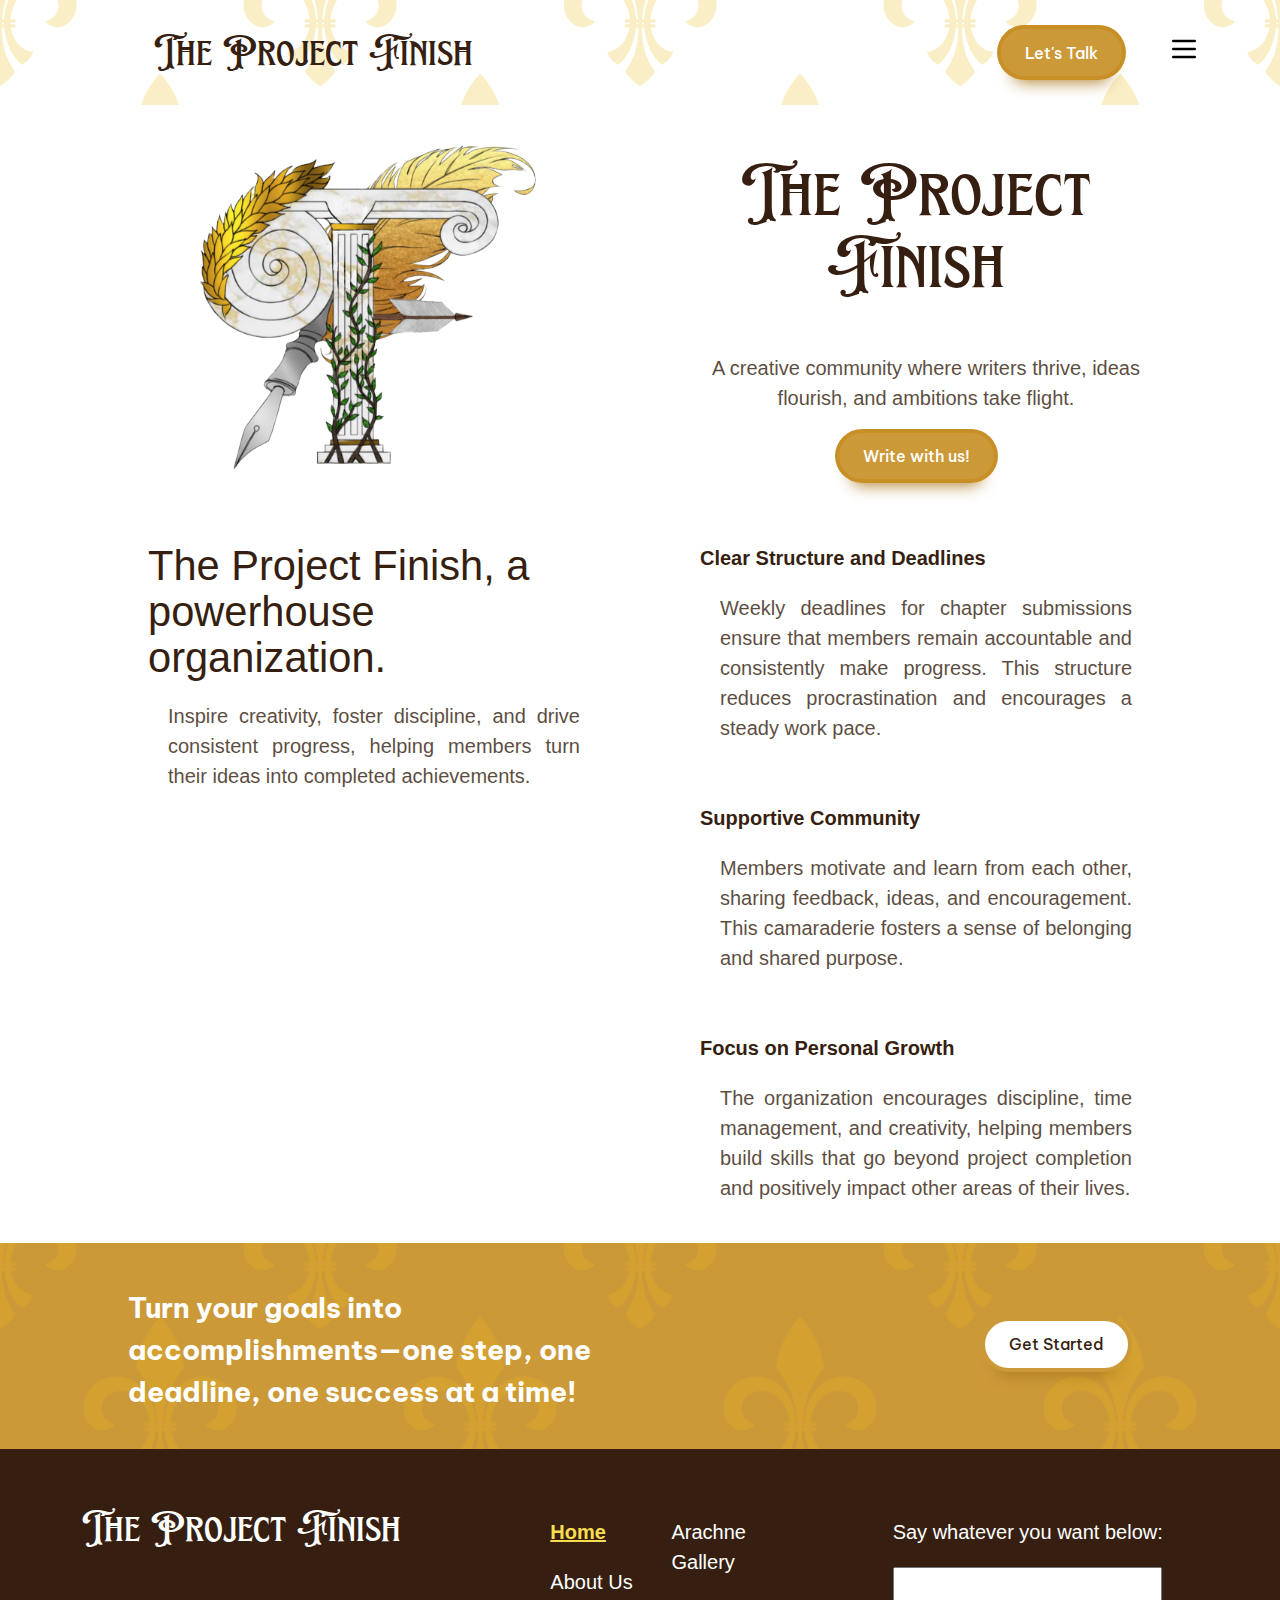
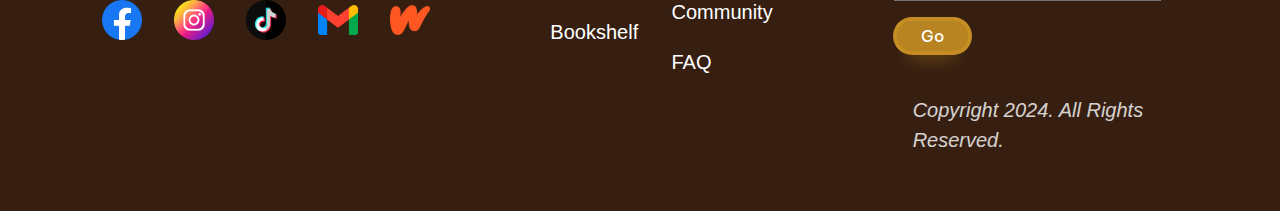
<file: index.html>
<!DOCTYPE html>
<html lang="en">

<head>
    <meta charset="UTF-8">
    <meta name="author" content="Rachel Joy P. Pacot">
    <meta name="description" content="The project Finish is a non-profit organization made up of people who share a professed love for the art of writing."> 
    <meta name="keywords" content="writing, writer, creativity, non-profit, arts">
    <meta name="viewport" content="width=device-width, initial-scale=1.0">
    <title>The Project Finish</title>
    <link rel="icon" type="image/x-icon" href="media/pf.ico">
    <link rel="stylesheet" href="css/styles.css">    
    <script src="main.js" defer></script>
</head>

<body>
  <header class="primary-header faqbody">
    <div class="container">
      <div class="nav-wrapper">
        <a href="#" class="PF-Header">The Project Finish</a>
        <button class="mobile-nav-toggle" aria-controls="primary-navigation" aria-expanded="false">
          <span><img ali="Menu" src="media/icon-hamburger.svg"></span>
        </button>  
        <nav class="primary-navigation" id="primary-navigation">
          <ul aria-label="Primary" role="list" class="navigation-list" id="navigation-list">
            <li> <a href="#" class="active">Home</a> </li>
            <li><a href="about_us.html">About Us</a></li>
            <li><a href="bookshelf.html">Bookshelf</a></li>
            <li><a href="arachne_gallery.html">Arachne Gallery</a></li>
            <li><a href="Community.html">Community</a></li>
            <li><a href="FAQ.html">FAQ</a></li>
            <li data-tab-target="#talkus" class="talk-nav | talk" alt="Menu" aria-controls="tab-content" aria-expanded="false">Let's Talk</li>
          </ul>
        </nav>
        <button data-tab-target="#talkus" class="talk-button | button talk" alt="Menu" aria-controls="tab-content" aria-expanded="false">Let's Talk</button>
      </div>
    </div>
  </header>

  <main>
    <section class="padding-block-b for-center">
      <div class="container">
        <div class="even-columns">
          <div class="PFlogo">
            <img src="media/logo.png" alt="Project Finish Logo">
          </div>
          <div class="flow">
            <h1 class="OrgName">The Project Finish</h1>
            <h3 class="fs-body for-center">A creative community where writers thrive, ideas flourish, and ambitions take flight.</h3>
            <button data-tab-target="#talkus" class="button for-center | talk" aria-controls="tab-content" aria-expanded="false">Write with us!</button>
          </div>
        </div>
      </div>
    </section>

    <section class="padding-block-b">
      <div class="container">
        <div class="even-columns">
          <div class="flow spacer">
            <h2 class="fs-secondary-heading fw-semi-bold">The Project Finish, a powerhouse organization.</h2>
            <p class="fs-body">Inspire creativity, foster discipline, and drive consistent progress, helping members turn their ideas into completed achievements.</p>
          </div>

          <div class="your-class-name">
            <ul class="numbered-items | flow" role="list">
              <li class="tertiary-heading spacer">
                <h3 class="bullets | fw-bold">Clear Structure and Deadlines</h3>
                <p class="fs-body">Weekly deadlines for chapter submissions ensure that members remain accountable and consistently make progress. This structure reduces procrastination and encourages a steady work pace.</p>
              </li>
              <li class="tertiary-heading spacer">
                <h3 class="bullets | fw-bold">Supportive Community</h3>
                <p class="fs-body">Members motivate and learn from each other, sharing feedback, ideas, and encouragement. This camaraderie fosters a sense of belonging and shared purpose.</p>
              </li>
              <li class="tertiary-heading spacer">
                <h3 class="bullets | fw-bold">Focus on Personal Growth</h3>
                <p class="fs-body">The organization encourages discipline, time management, and creativity, helping members build skills that go beyond project completion and positively impact other areas of their lives.</p>
              </li>
            </ul>
          </div>
        </div>
      </div>
    </section>

    <section class="cta | padding-block-b">
      <div class="container">
        <div class="even-columns vertical-align-center">
          <div class="cta-message flow">
            <h3>Turn your goals into accomplishments—one step, one deadline, one success at a time!</h3>
          </div>
          <div class="cta-button spacer">
            <button data-tab-target="#talkus" class="button talk" aria-controls="tab-content" aria-expanded="false" data-type="inverted">Get Started</button>
          </div>
        </div>
      </div>
    </section>

    <div class="tab-content for-center">
      <div id="talkus" data-tab-content>
        <button class="close-button" aria-label="Close">&times;</button>
        <h2 class="padding-block-b">Ready to begin your journey with</h2>
        <h1 class="PF-Header">The Project Finish?</h1>
        <br><br>
        <button class="button spacer " data-tab-target="#follow-up" aria-controls="follow-up" aria-expanded="false">I want to join!</button>
        <br><br>
      </div>
      <div id="follow-up" class="follow-up" data-tab-content>
        <button class="close-button" aria-label="Close">&times;</button>
        <h2 class="sad  padding-block-b">Oopps! 😥😥</h2>
        <h3 class="sad-message  padding-block-b">We're thrilled that you're interested in being part of PF. <br><br>
          Unfortunately, applications for this season are currently closed. We’ll announce when they’re open again. Meanwhile, you can explore our FAQ to find answers to common questions or send us a message for more information.
        </h3>
        <br>
        <div class="other-button">
          <button class="button spacer"><a href="FAQ.html">Frequently Asked Questions</a></button>
        </div>
        <br>
        <ul class="tab-socials spacer" role="list" aria-label="social links">
          <li><a aria-label="Facebook" href="https://www.facebook.com/TheProjectFinish/" target="_blank" title="Go to TPF Facebook Page"><img src="media/facebook.png" class="social-icons" alt="facebook"></a></li>
          <li><a aria-label="Instagram" href="https://www.instagram.com/theprojectfinish/" target="_blank" title="Go to TPF Instagram Page"><img src="media/instagram.png" class="social-icons" alt="instagram"></a></li>
          <li><a aria-label="Tiktok" href="https://www.tiktok.com/@theprojectfinish" target="_blank" title="Go to TPF Tiktok Page"><img src="media/tik-tok.png" class="social-icons" alt="tiktok"></a></li>
          <li><a aria-label="Gmail" href="mailto:projectfinish.2021@gmail.com" target="_blank" title="Mail to TPF"><img src="media/gmail.png" class="social-icons" alt="gmail"></a></li>
          <li><a aria-label="Wattpad" href="https://www.wattpad.com/user/TheProjectFinish" target="_blank" title="Go to TFP Wattpad Profile"><img src="media/wattpad.png" class="social-icons" alt="wattpad"></a></li>
        </ul>
      </div>
      </div>
    </div>
  </main>

  <footer>
    <div class="footer-container primary-footer spacer">
      <div class="even-columns">
        <div>
          <a href="#" class="PF-Footer-Header for-center">The Project Finish</a>
          <ul class="social-list spacer" role="list" aria-label="social links">
            <li><a aria-label="Facebook" href="https://www.facebook.com/TheProjectFinish/" target="_blank" title="Go to TPF Facebook Page"><img src="media/facebook.png" class="social-icons" alt="facebook"></a></li>
            <li><a aria-label="Instagram" href="https://www.instagram.com/theprojectfinish/" target="_blank" title="Go to TPF Instagram Page"><img src="media/instagram.png" class="social-icons" alt="instagram"></a></li>
            <li><a aria-label="Tiktok" href="https://www.tiktok.com/@theprojectfinish" target="_blank" title="Go to TPF Tiktok Page"><img src="media/tik-tok.png" class="social-icons" alt="tiktok"></a></li>
            <li><a aria-label="Gmail" href="mailto:projectfinish.2021@gmail.com" target="_blank" title="Mail to TPF"><img src="media/gmail.png" class="social-icons" alt="gmail"></a></li>
            <li><a aria-label="Wattpad" href="https://www.wattpad.com/user/TheProjectFinish" target="_blank" title="Go to TFP Wattpad Profile"><img src="media/wattpad.png" class="social-icons" alt="wattpad"></a></li>
          </ul>
        </div>

        <div>
          <nav class="footer-nav spacer">
            <ul class="flow" aria-label="Footer" role="list">
              <li> <a href="#" class="active">Home</a> </li>
              <li><a href="about_us.html">About Us</a></li>
              <li><a href="bookshelf.html">Bookshelf</a></li>
              <li><a href="arachne_gallery.html">Arachne Gallery</a></li>
              <li><a href="Community.html">Community</a></li>
              <li><a href="FAQ.html">FAQ</a></li>
            </ul>
          </nav>
        </div>

        <div class="Copyright flow spacer">
          <h3>Say whatever you want below:</h3>
          <form action="">
            <input type="text"><button class="button">Go</button>
          </form>
          <h3 class="copyyy | spacer">Copyright 2024. All Rights Reserved.</h3>
        </div>
      </div>
    </div>
  </footer>
</body>
</html>
</file>
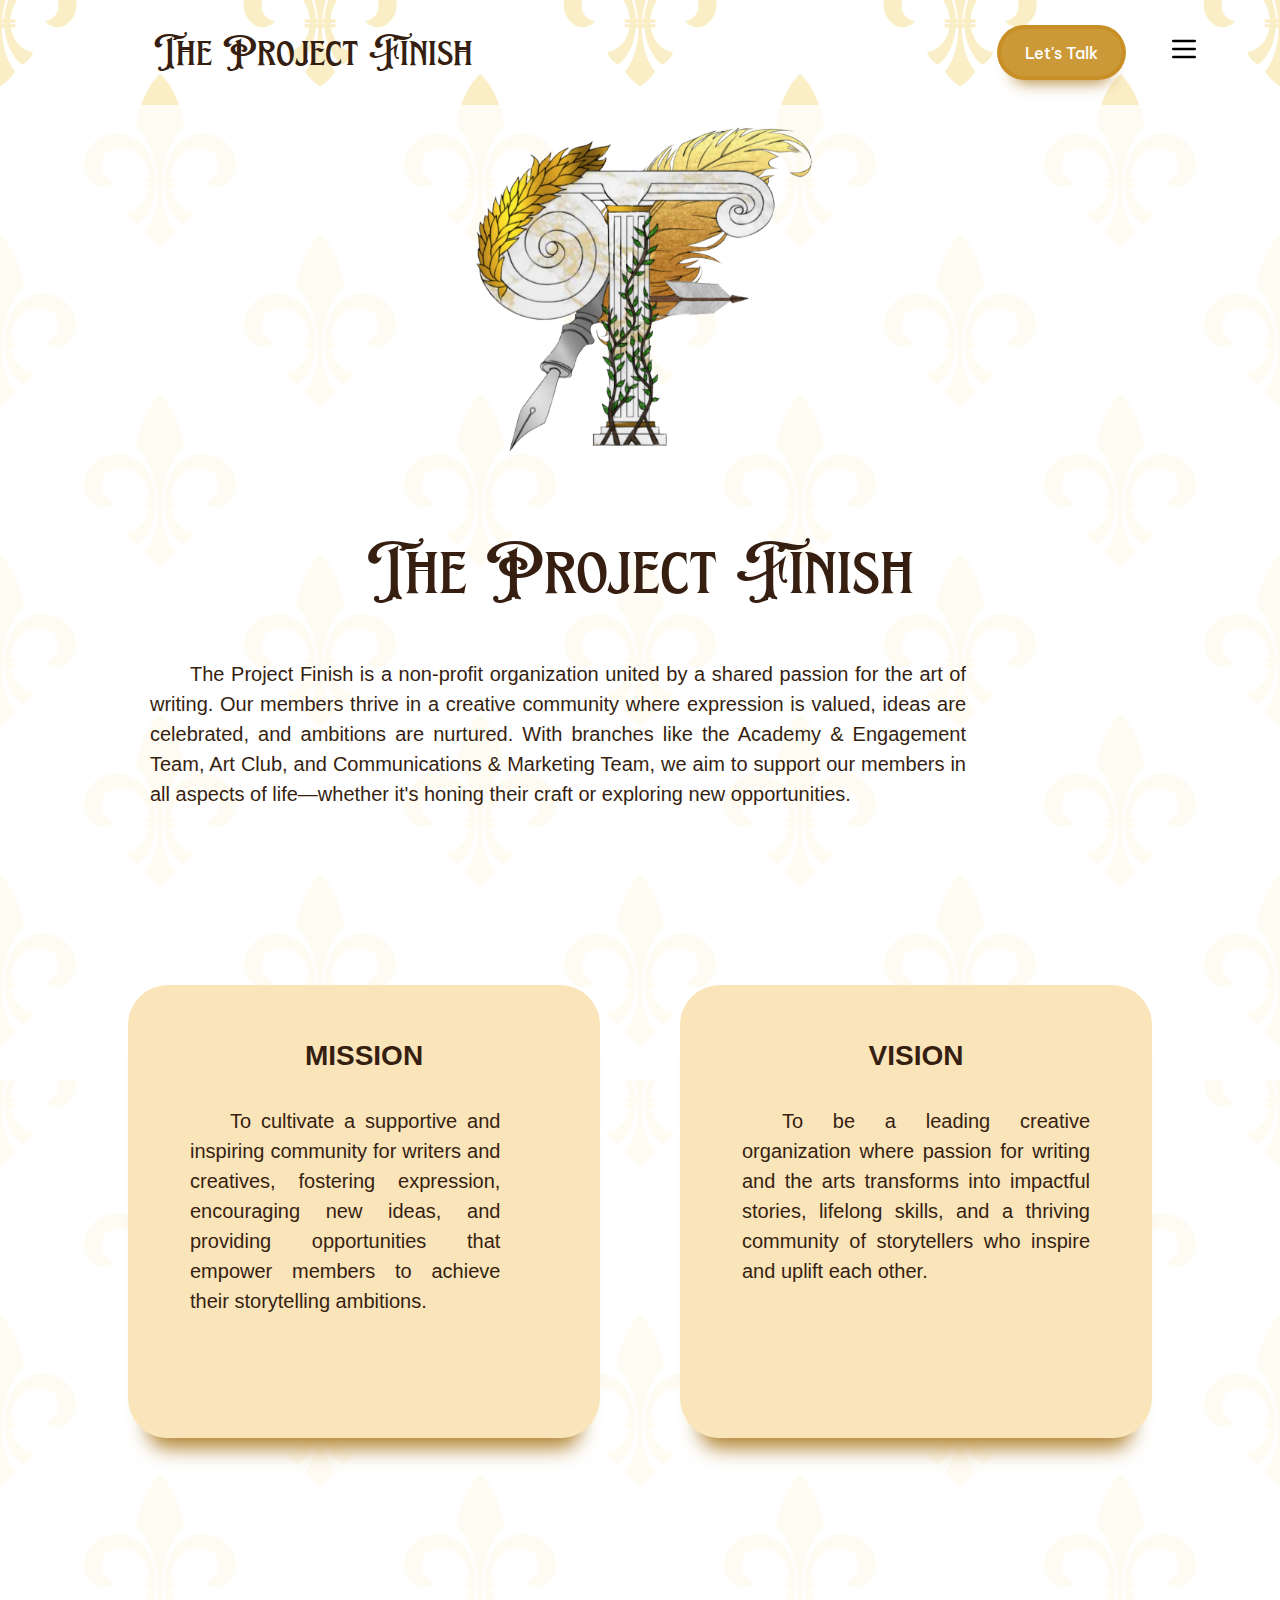
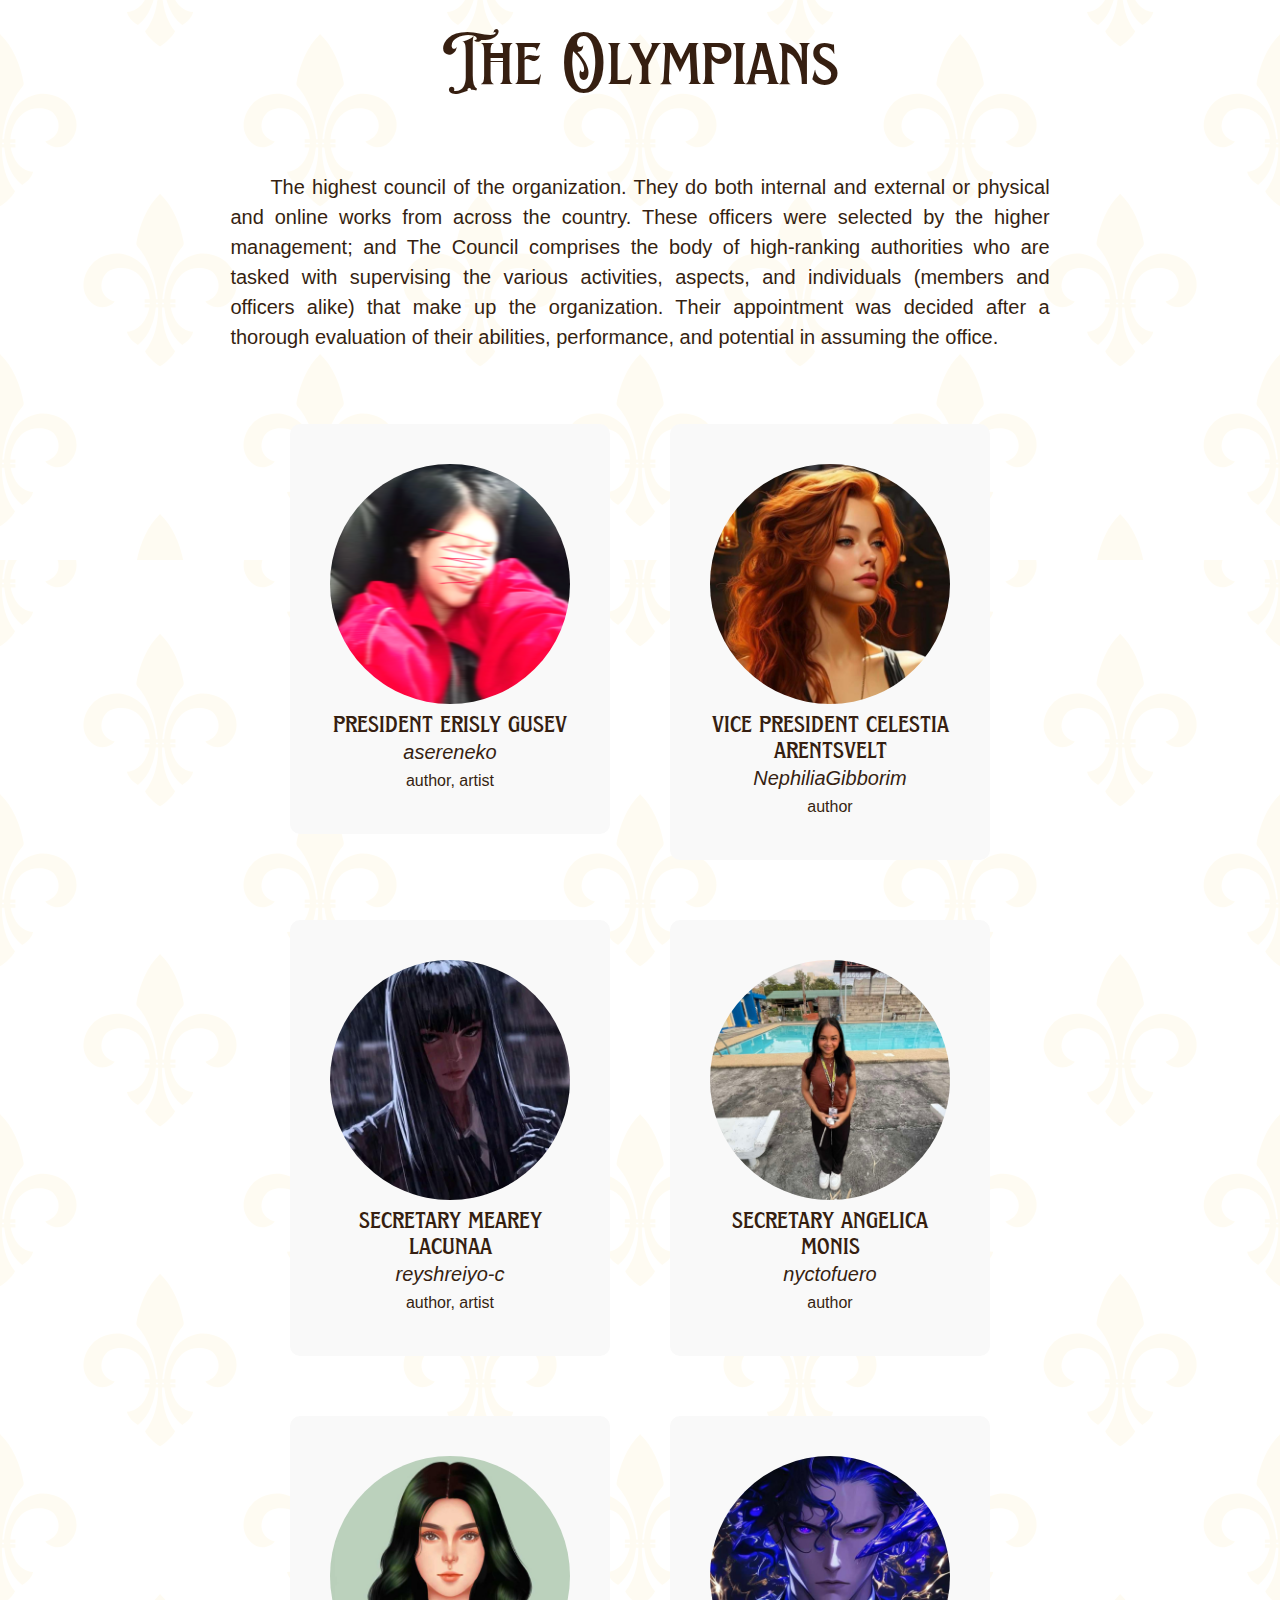
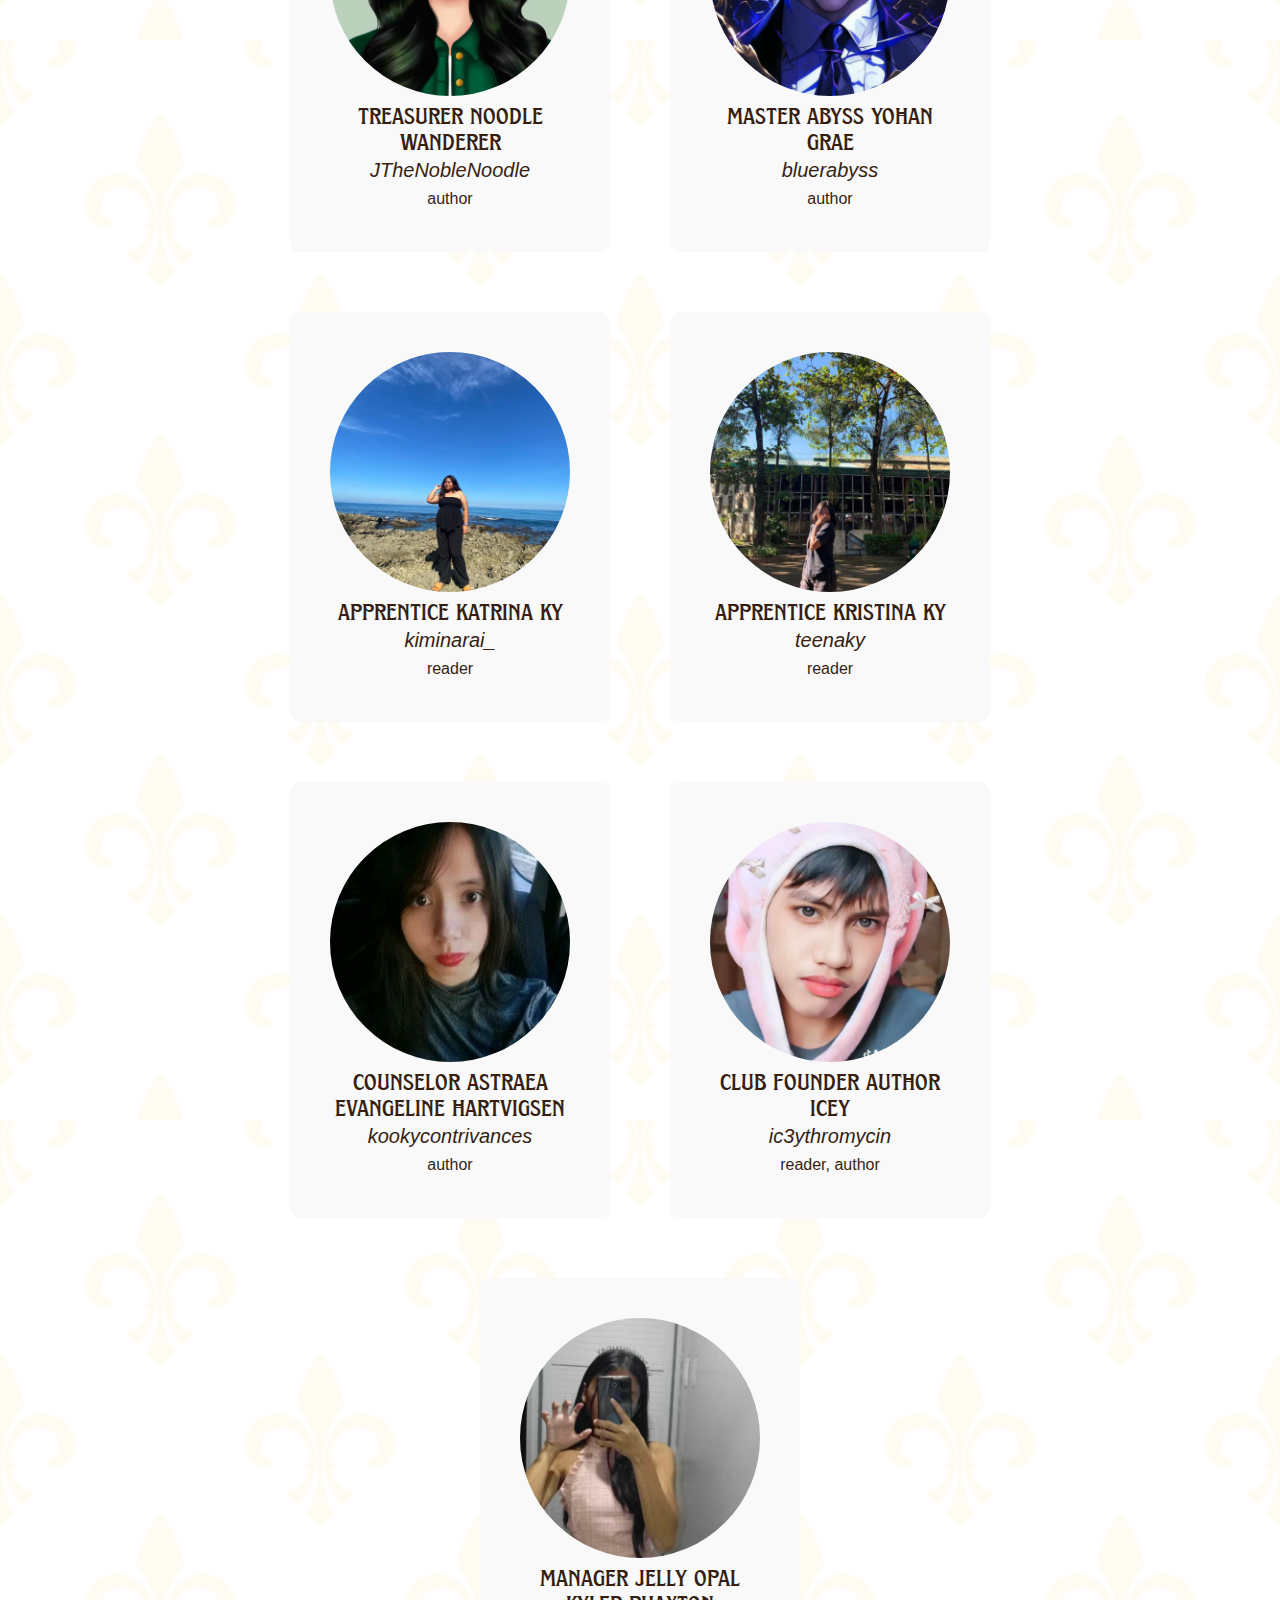
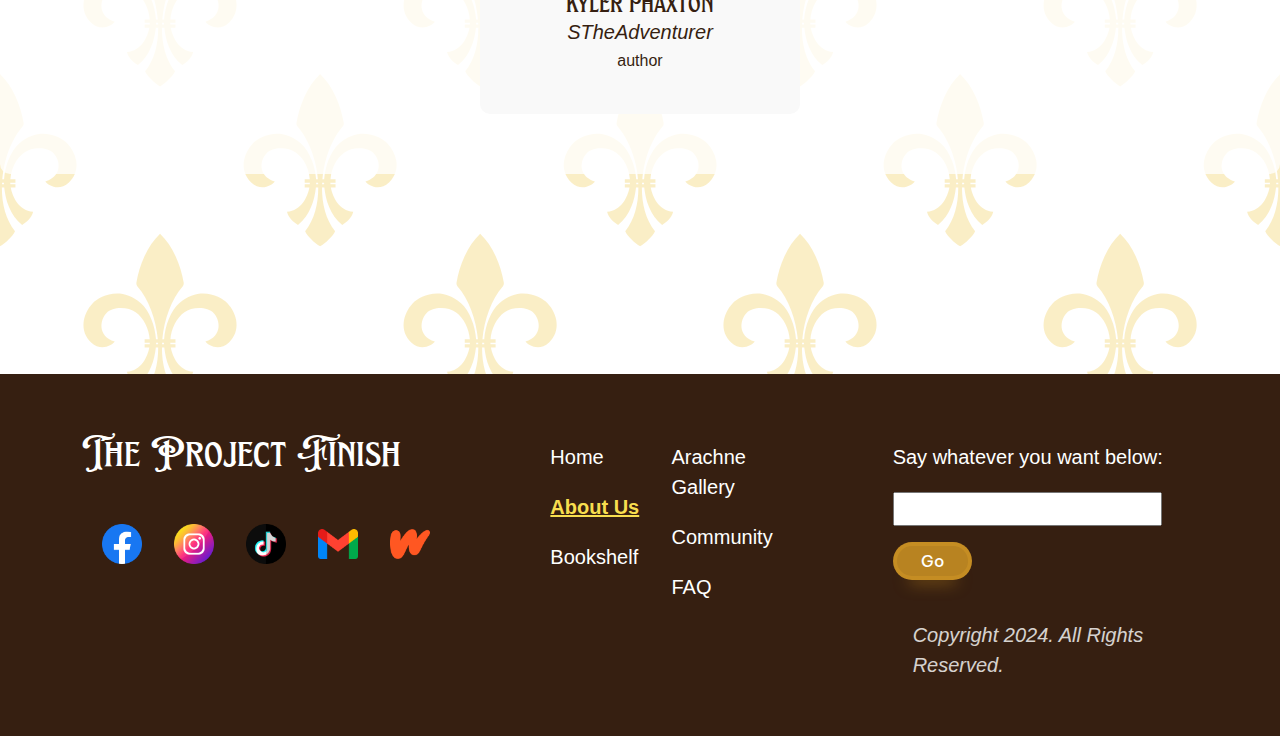
<file: about_us.html>
<!DOCTYPE html>
<html lang="en">

<head>
    <meta charset="UTF-8">
    <meta name="author" content="Rachel Joy P. Pacot">
    <meta name="description" content="The project Finish is a non-profit organization made up of people who share a professed love for the art of writing."> 
    <meta name="keywords" content="writing, writer,creativity, non-profit, arts">
    <meta name="viewport" content="width=device-width, initial-scale=1.0">

    <title>The Project Finish</title>
    <link rel="icon" type="image/x-icon" href="media/pf.ico">
    <link rel="stylesheet" href="css/styles.css">    
    <script src="main.js" defer></script>
</head>

<body class="faqbody">
  <header class="primary-header">
    <div class="container">
      <div class="nav-wrapper">
        <a href="#" class="PF-Header">The Project Finish</a>
        <button class="mobile-nav-toggle" aria-controls="primary-navigation" aria-expanded="false">
          <span><img ali="Menu" src="media/icon-hamburger.svg"></span>
        </button>  
        <nav class="primary-navigation" id="primary-navigation">
          <ul aria-label="Primary" role="list" class="navigation-list" id="navigation-list">
            <li> <a href="index.html">Home</a> </li>
            <li><a href="#" class="active">About Us</a></li>
            <li><a href="bookshelf.html">Bookshelf</a></li>
            <li><a href="arachne_gallery.html">Arachne Gallery</a></li>
            <li><a href="Community.html">Community</a></li>
            <li><a href="FAQ.html">FAQ</a></li>
            <li data-tab-target="#talkus" class="talk-nav | talk" aria-controls="tab-content" aria-expanded="false">Let's Talk</li>
          </ul>
        </nav>
        <button data-tab-target="#talkus" class="talk-button | button talk" aria-controls="tab-content" aria-expanded="false">Let's Talk</button>
      </div>
    </div>
  </header>

  <main class="bg-hehe">
    <section class="container for-center">
      <div class="about-container">
          <div class="about-logo">
            <img src="media/logo.png" alt="Project Finish Logo">
          </div>
          <div class= "about-content">
            <h1 class="OrgName">The Project Finish</h1>
            <h3 class="spacer indent-p">The Project Finish is a non-profit organization united by a shared passion for the art of writing. Our members thrive in a creative community where expression is valued, ideas are celebrated, and ambitions are nurtured. With branches like the Academy & Engagement Team, Art Club, and Communications & Marketing Team, we aim to support our members in all aspects of life—whether it's honing their craft or exploring new opportunities.</h3>           
          </div>
        </div>
      </div>
    </section>

    <section class="mission-vision">
      <div class="container | about-container">
        <div class="even-columns padding-block-c">
          <div class="mission">
            <h2 class="fs-secondary-heading">MISSION</h2>
            <p class="spacer indent-p">
              To cultivate a supportive and inspiring community for writers and creatives, fostering expression, encouraging new ideas, and providing opportunities that empower members to achieve their storytelling ambitions.
            </p>
          </div>
          <div class="vision">
            <h2 class="fs-secondary-heading">VISION</h2>
            <p class="spacer">
              To be a leading creative organization where passion for writing and the arts transforms into impactful stories, lifelong skills, and a thriving community of storytellers who inspire and uplift each other.
            </p>
            <br>  
          </div>
        </div>
      </div>
    </section>

    <section class="council container bottom">
      <div class= "padding-block-c">
        <h1 class="OrgName about-container">The Olympians</h1>
        <div class="council indent-p">
          <h2>The highest council of the organization. They do both internal and external or physical and online works from across the country. These officers were selected by the higher management; and The Council comprises the body of high-ranking authorities who are tasked with supervising the various activities, aspects, and individuals (members and officers alike) that make up the organization. Their appointment was decided after a thorough evaluation of their abilities, performance, and potential in assuming the office.</h2> 
        </div>        
      </div>
      <div class="olympians"> 
        <div class="presi spacer officers">
          <img src="media/olympians/presi.png" alt="President Erisly Gusev" class="pfp">
          <h2 class="tpf-name">president erisly gusev</h2>
          <h3 class="username">asereneko</h3>
          <p class="others">author, artist</p>
        </div>
        <div class="vice-presi spacer officers">
          <img src="media/olympians/vice.png" alt="Vicepresident celestia arentsvelt" class="pfp">
          <h2 class="tpf-name">vice president celestia arentsvelt</h2>
          <h3 class="username">NephiliaGibborim</h3>
          <p class="others">author</p>
        </div>
        <div class="sec spacer officers">
          <img src="media/olympians/sec-mearey.png" alt="Secretary Erisly Gusev" class="pfp">
          <h2 class="tpf-name">secretary mearey lacunaa</h2>
          <h3 class="username">reyshreiyo-c</h3>
          <p class="others">author, artist</p>
        </div>
        <div class="sec spacer officers">
          <img src="media/olympians/sec-angge.png" alt="Secretary Erisly Gusev" class="pfp">
          <h2 class="tpf-name">secretary angelica monis</h2>
          <h3 class="username">nyctofuero</h3>
          <p class="others">author</p>
        </div>
        <div class="Treas spacer officers">
          <img src="media/olympians/treas-noodle.png" alt="Treasurer Noodle Wanderer" class="pfp">
          <h2 class="tpf-name">treasurer noodle wanderer</h2>
          <h3 class="username">JTheNobleNoodle</h3>
          <p class="others">author</p>
        </div>
        <div class="master spacer officers">
          <img src="media/olympians/master.png" alt="Master Abyss Yohan Grae" class="pfp">
          <h2 class="tpf-name">master abyss yohan grae</h2>
          <h3 class="username">bluerabyss</h3>
          <p class="others">author</p>
        </div>
        <div class="Apprentice spacer officers">
          <img src="media/olympians/kat.png" alt="Apprentice Katrina Ky" class="pfp">
          <h2 class="tpf-name">apprentice katrina ky</h2>
          <h3 class="username">kiminarai_</h3>
          <p class="others">reader</p>
        </div>
        <div class="Apprentice spacer officers">
          <img src="media/olympians/kris.png" alt="Apprentice Kristina Ky" class="pfp">
          <h2 class="tpf-name">apprentice kristina ky</h2>
          <h3 class="username">teenaky</h3>
          <p class="others">reader</p>
        </div>
        <div class="Counselor spacer officers">
          <img src="media/olympians/kooky.png" alt="counselor Astraea Evangeline Hartvigsen " class="pfp">
          <h2 class="tpf-name">counselor astraea evangeline hartvigsen </h2>
          <h3 class="username">kookycontrivances</h3>
          <p class="others">author</p>
        </div>
        <div class="Clubfounder spacer officers">
          <img src="media/olympians/icey.png" alt="Club Founder Author Icey" class="pfp">
          <h2 class="tpf-name">club founder author icey</h2>
          <h3 class="username">ic3ythromycin</h3>
          <p class="others">reader, author</p>
        </div>
        <div class="Manager spacer officers">
          <img src="media/olympians/jellyy.png" alt="Manager Jelly Opal Kyler Phaxton" class="pfp">
          <h2 class="tpf-name">manager jelly opal kyler phaxton</h2>
          <h3 class="username">STheAdventurer</h3>
          <p class="others">author</p>
        </div>
      </div>
    </section>

    <div class="tab-content for-center">
        <div id="talkus" data-tab-content>
          <button class="close-button" aria-label="Close">&times;</button>
          <h2 class="padding-block-b">Ready to begin your journey with</h2>
          <h1 class="PF-Header">The Project Finish?</h1>
          <br><br>
          <button class="button spacer " data-tab-target="#follow-up" aria-controls="follow-up" aria-expanded="false">I want to join!</button>
          <br><br>
        </div>
        <div id="follow-up" class="follow-up" data-tab-content>
          <button class="close-button" aria-label="Close">&times;</button>
          <h2 class="sad  padding-block-b">Oopps! 😥😥</h2>
          <h3 class="sad-message  padding-block-b">We're thrilled that you're interested in being part of PF. <br><br>
            Unfortunately, applications for this season are currently closed. We’ll announce when they’re open again. Meanwhile, you can explore our FAQ to find answers to common questions or send us a message for more information.
          </h3>
          <br>
        <div class="other-button">
            <button class="button spacer"><a href="FAQ.html">Frequently Asked Questions</a></button>
        </div>
          <br>
          <ul class="tab-socials spacer" role="list" aria-label="social links">
            <li><a aria-label="Facebook" href="https://www.facebook.com/TheProjectFinish/" target="_blank" title="Go to TPF Facebook Page"><img src="media/facebook.png" class="social-icons" alt="facebook"></a></li>
            <li><a aria-label="Instagram" href="https://www.instagram.com/theprojectfinish/" target="_blank" title="Go to TPF Instagram Page"><img src="media/instagram.png" class="social-icons" alt="instagram"></a></li>
            <li><a aria-label="Tiktok" href="https://www.tiktok.com/@theprojectfinish" target="_blank" title="Go to TPF Tiktok Page"><img src="media/tik-tok.png" class="social-icons" alt="tiktok"></a></li>
            <li><a aria-label="Gmail" href="mailto:projectfinish.2021@gmail.com" target="_blank" title="Mail to TPF"><img src="media/gmail.png" class="social-icons" alt="gmail"></a></li>
            <li><a aria-label="Wattpad" href="https://www.wattpad.com/user/TheProjectFinish" target="_blank" title="Go to TFP Wattpad Profile"><img src="media/wattpad.png" class="social-icons" alt="wattpad"></a></li>
          </ul>
        </div>
        </div>
      </div>
    </main>
  
    <footer>
      <div class="footer-container primary-footer spacer">
        <div class="even-columns">
          <div>
            <a href="#" class="PF-Footer-Header for-center">The Project Finish</a>
            <ul class="social-list spacer" role="list" aria-label="social links">
              <li><a aria-label="Facebook" href="https://www.facebook.com/TheProjectFinish/" target="_blank" title="Go to TPF Facebook Page"><img src="media/facebook.png" class="social-icons" alt="facebook"></a></li>
              <li><a aria-label="Instagram" href="https://www.instagram.com/theprojectfinish/" target="_blank" title="Go to TPF Instagram Page"><img src="media/instagram.png" class="social-icons" alt="instagram"></a></li>
              <li><a aria-label="Tiktok" href="https://www.tiktok.com/@theprojectfinish" target="_blank" title="Go to TPF Tiktok Page"><img src="media/tik-tok.png" class="social-icons" alt="tiktok"></a></li>
              <li><a aria-label="Gmail" href="mailto:projectfinish.2021@gmail.com" target="_blank" title="Mail to TPF"><img src="media/gmail.png" class="social-icons" alt="gmail"></a></li>
              <li><a aria-label="Wattpad" href="https://www.wattpad.com/user/TheProjectFinish" target="_blank" title="Go to TFP Wattpad Profile"><img src="media/wattpad.png" class="social-icons" alt="wattpad"></a></li>
            </ul>
          </div>

            <div>
                <nav class="footer-nav spacer">
                    <ul class="flow" aria-label="Footer"role="list">
                        <li> <a href="index.html">Home</a> </li>
                        <li><a href="#" class="active">About Us</a></li>
                        <li><a href="bookshelf.html">Bookshelf</a></li>
                        <li><a href="arachne_gallery.html">Arachne Gallery</a></li>
                        <li><a href="Community.html">Community</a></li>
                        <li><a href="FAQ.html">FAQ</a></li>
                    </ul>
                </nav>
            </div>

            <div class="Copyright flow spacer">
                <h3>Say whatever you want below:</h3>
                <form action="">
                <input type="message"><button class="button">Go</button>
                </form>
                <h3 class="copyyy | spacer">Copyright 2024. All Rights Reserved.</h3>
            </div>
        </div>
    </div>
    </footer>
</body>
</html>
</file>
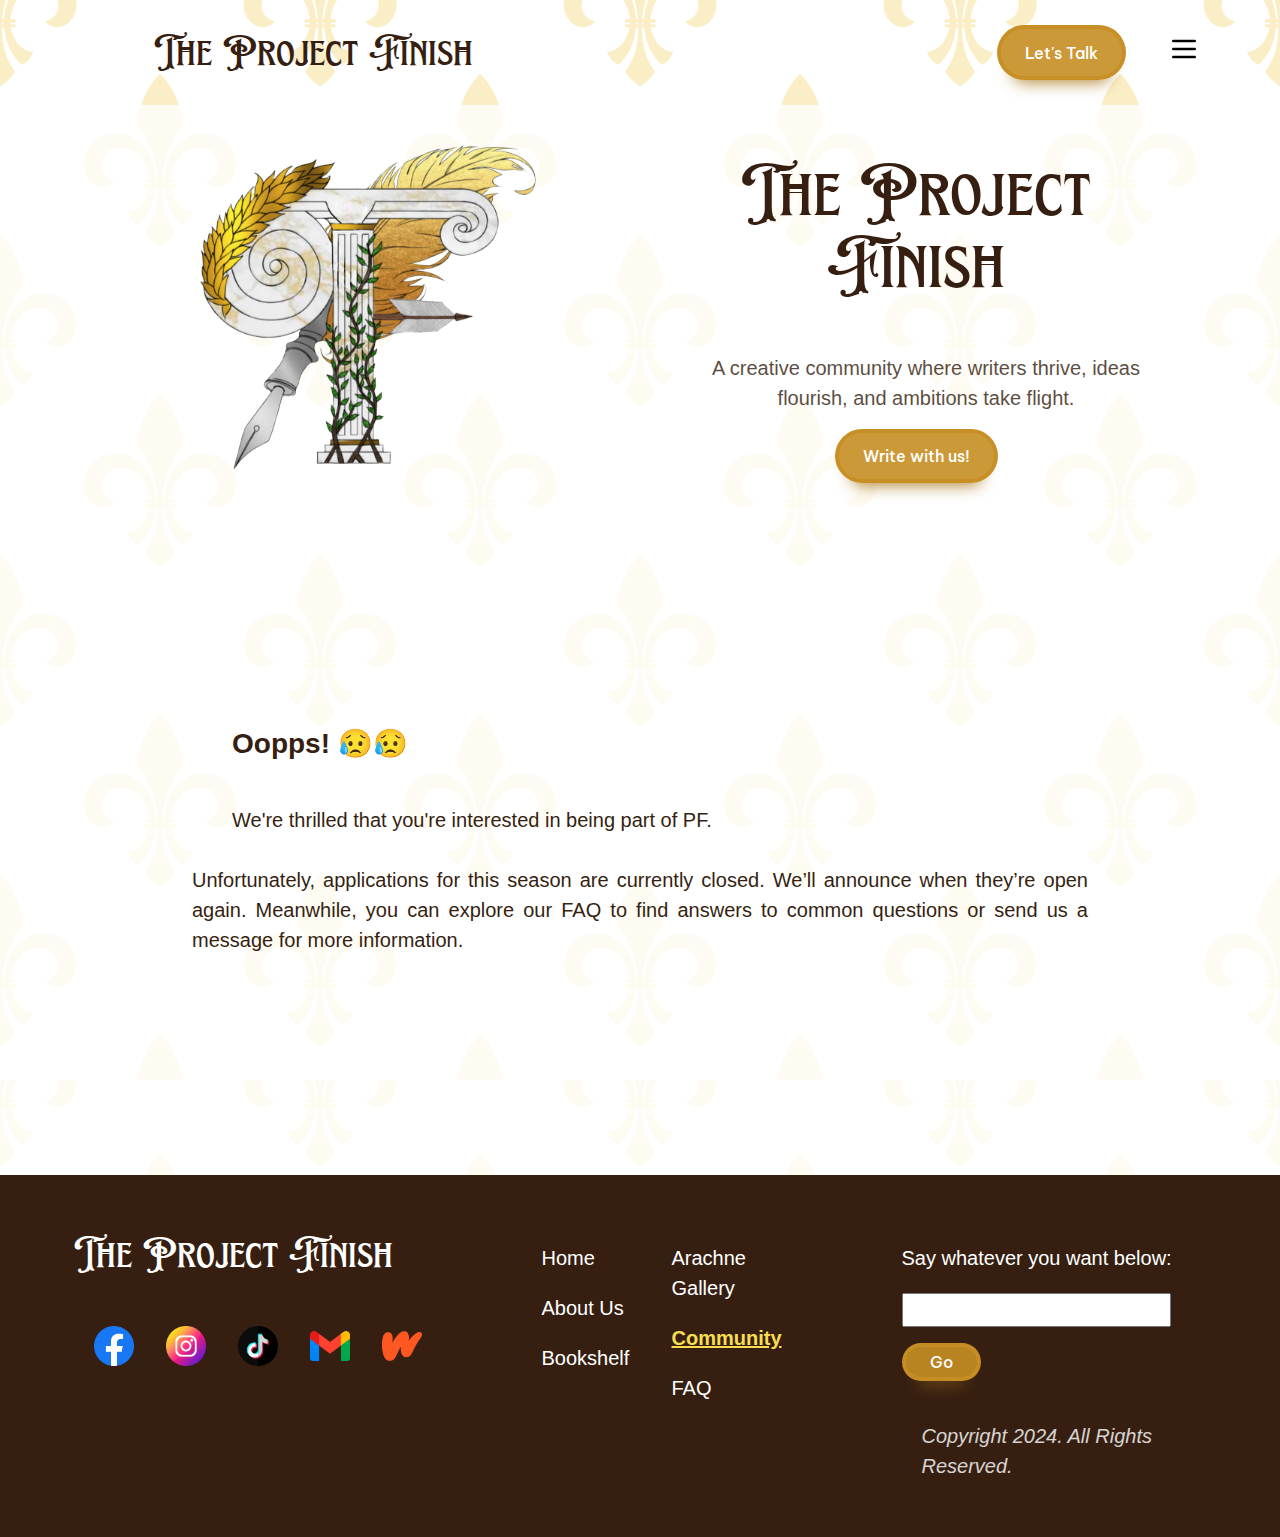
<file: Community.html>
<!DOCTYPE html>
<html lang="en">

<head>
    <meta charset="UTF-8">
    <meta name="author" content="Rachel Joy P. Pacot">
    <meta name="description" content="The project Finish is a non-profit organization made up of people who share a professed love for the art of writing."> 
    <meta name="keywords" content="writing, writer,creativity, non-profit, arts">
    <meta name="viewport" content="width=device-width, initial-scale=1.0">

    <title>The Project Finish</title>
    <link rel="icon" type="image/x-icon" href="media/pf.ico">
    <link rel="stylesheet" href="css/styles.css">    
    <script src="main.js" defer></script>
</head>

<body class="faqbody">
  <header class="primary-header">
    <div class="container">
      <div class="nav-wrapper">
        <a href="#" class="PF-Header">The Project Finish</a>
        <button class="mobile-nav-toggle" aria-controls="primary-navigation" aria-expanded="false">
          <span><img ali="Menu" src="media/icon-hamburger.svg"></span>
        </button>  
        <nav class="primary-navigation" id="primary-navigation">
          <ul aria-label="Primary" role="list" class="navigation-list" id="navigation-list">
            <li> <a href="index.html">Home</a> </li>
            <li><a href="about_us.html">About Us</a></li>
            <li><a href="bookshelf.html">Bookshelf</a></li>
            <li><a href="arachne_gallery.html">Arachne Gallery</a></li>
            <li><a href="#" class="active">Community</a></li>
            <li><a href="FAQ.html">FAQ</a></li>
            <li data-tab-target="#talkus" class="talk-nav | talk" aria-controls="tab-content" aria-expanded="false">Let's Talk</li>
          </ul>
        </nav>
        <button data-tab-target="#talkus" class="talk-button | button talk" aria-controls="tab-content" aria-expanded="false">Let's Talk</button>
      </div>
    </div>
  </header>

  <main class="bg-hehe">
    <section class="padding-block-b for-center">
      <div class="container">
        <div class="even-columns">
          <div class="PFlogo">
            <img src="media/logo.png" alt="Project Finish Logo">
          </div>
          <div class= "flow">
            <h1 class="OrgName">The Project Finish</h1>
            <h3 class="fs-body for-center">A creative community where writers thrive, ideas flourish, and ambitions take flight.</h3>
            <button data-tab-target="#talkus" class="button for-center | talk" aria-controls="tab-content" aria-expanded="false">Write with us!</button>
          </div>
        </div>
      </div>
    </section>

    <section class="for-center message-sorry indent-p">
      <h2 class="sad padding-block-b">Oopps! 😥😥</h2>
      <h3 class="sad-message padding-block-b">We're thrilled that you're interested in being part of PF. <br><br>
        Unfortunately, applications for this season are currently closed. We’ll announce when they’re open again. Meanwhile, you can explore our FAQ to find answers to common questions or send us a message for more information.
      </h3>
    </section>

    <div class="tab-content for-center">
        <div id="talkus" data-tab-content>
        <button class="close-button" aria-label="Close">&times;</button>
        <h2 class="padding-block-b">Ready to begin your journey with</h2>
        <h1 class="PF-Header">The Project Finish?</h1>
        <br><br>
        <button class="button spacer " data-tab-target="#follow-up" aria-controls="follow-up" aria-expanded="false">I want to join!</button>
        <br><br>
        </div>
        <div id="follow-up" class="follow-up" data-tab-content>
        <button class="close-button" aria-label="Close">&times;</button>
        <h2 class="sad  padding-block-b">Oopps! 😥😥</h2>
        <h3 class="sad-message  padding-block-b">We're thrilled that you're interested in being part of PF. <br><br>
            Unfortunately, applications for this season are currently closed. We’ll announce when they’re open again. Meanwhile, you can explore our FAQ to find answers to common questions or send us a message for more information.
        </h3>
        <br>
        <div class="other-button">
            <button class="button spacer"><a href="FAQ.html">Frequently Asked Questions</a></button>
        </div>
        <br>
        <ul class="tab-socials spacer" role="list" aria-label="social links">
          <li><a aria-label="Facebook" href="https://www.facebook.com/TheProjectFinish/" target="_blank" title="Go to TPF Facebook Page"><img src="media/facebook.png" class="social-icons" alt="facebook"></a></li>
          <li><a aria-label="Instagram" href="https://www.instagram.com/theprojectfinish/" target="_blank" title="Go to TPF Instagram Page"><img src="media/instagram.png" class="social-icons" alt="instagram"></a></li>
          <li><a aria-label="Tiktok" href="https://www.tiktok.com/@theprojectfinish" target="_blank" title="Go to TPF Tiktok Page"><img src="media/tik-tok.png" class="social-icons" alt="tiktok"></a></li>
          <li><a aria-label="Gmail" href="mailto:projectfinish.2021@gmail.com" target="_blank" title="Mail to TPF"><img src="media/gmail.png" class="social-icons" alt="gmail"></a></li>
          <li><a aria-label="Wattpad" href="https://www.wattpad.com/user/TheProjectFinish" target="_blank" title="Go to TFP Wattpad Profile"><img src="media/wattpad.png" class="social-icons" alt="wattpad"></a></li>
        </ul>
      </div>
      </div>
    </div>
  </main>

  <footer>
    <div class="footer-container primary-footer spacer">
      <div class="even-columns">
        <div>
          <a href="#" class="PF-Footer-Header for-center">The Project Finish</a>
          <ul class="social-list spacer" role="list" aria-label="social links">
            <li><a aria-label="Facebook" href="https://www.facebook.com/TheProjectFinish/" target="_blank" title="Go to TPF Facebook Page"><img src="media/facebook.png" class="social-icons" alt="facebook"></a></li>
            <li><a aria-label="Instagram" href="https://www.instagram.com/theprojectfinish/" target="_blank" title="Go to TPF Instagram Page"><img src="media/instagram.png" class="social-icons" alt="instagram"></a></li>
            <li><a aria-label="Tiktok" href="https://www.tiktok.com/@theprojectfinish" target="_blank" title="Go to TPF Tiktok Page"><img src="media/tik-tok.png" class="social-icons" alt="tiktok"></a></li>
            <li><a aria-label="Gmail" href="mailto:projectfinish.2021@gmail.com" target="_blank" title="Mail to TPF"><img src="media/gmail.png" class="social-icons" alt="gmail"></a></li>
            <li><a aria-label="Wattpad" href="https://www.wattpad.com/user/TheProjectFinish" target="_blank" title="Go to TFP Wattpad Profile"><img src="media/wattpad.png" class="social-icons" alt="wattpad"></a></li>
          </ul>
        </div>
      <div>
        <nav class="footer-nav spacer">
          <ul class="flow" aria-label="Footer"role="list">
            <li> <a href="index.html">Home</a> </li>
            <li><a href="about_us.html">About Us</a></li>
            <li><a href="bookshelf.html">Bookshelf</a></li>
            <li><a href="arachne_gallery.html">Arachne Gallery</a></li>
            <li><a href="#" class="active">Community</a></li>
            <li><a href="FAQ.html">FAQ</a></li>
          </ul>
        </nav>
      </div>

      <div class="Copyright flow spacer">
        <h3>Say whatever you want below:</h3>
        <form action="">
          <input type="message"><button class="button">Go</button>
        </form>
        <h3 class="copyyy | spacer">Copyright 2024. All Rights Reserved.</h3>
      </div>
    </div>
  </div>
</footer>
</body>
</html>
</file>
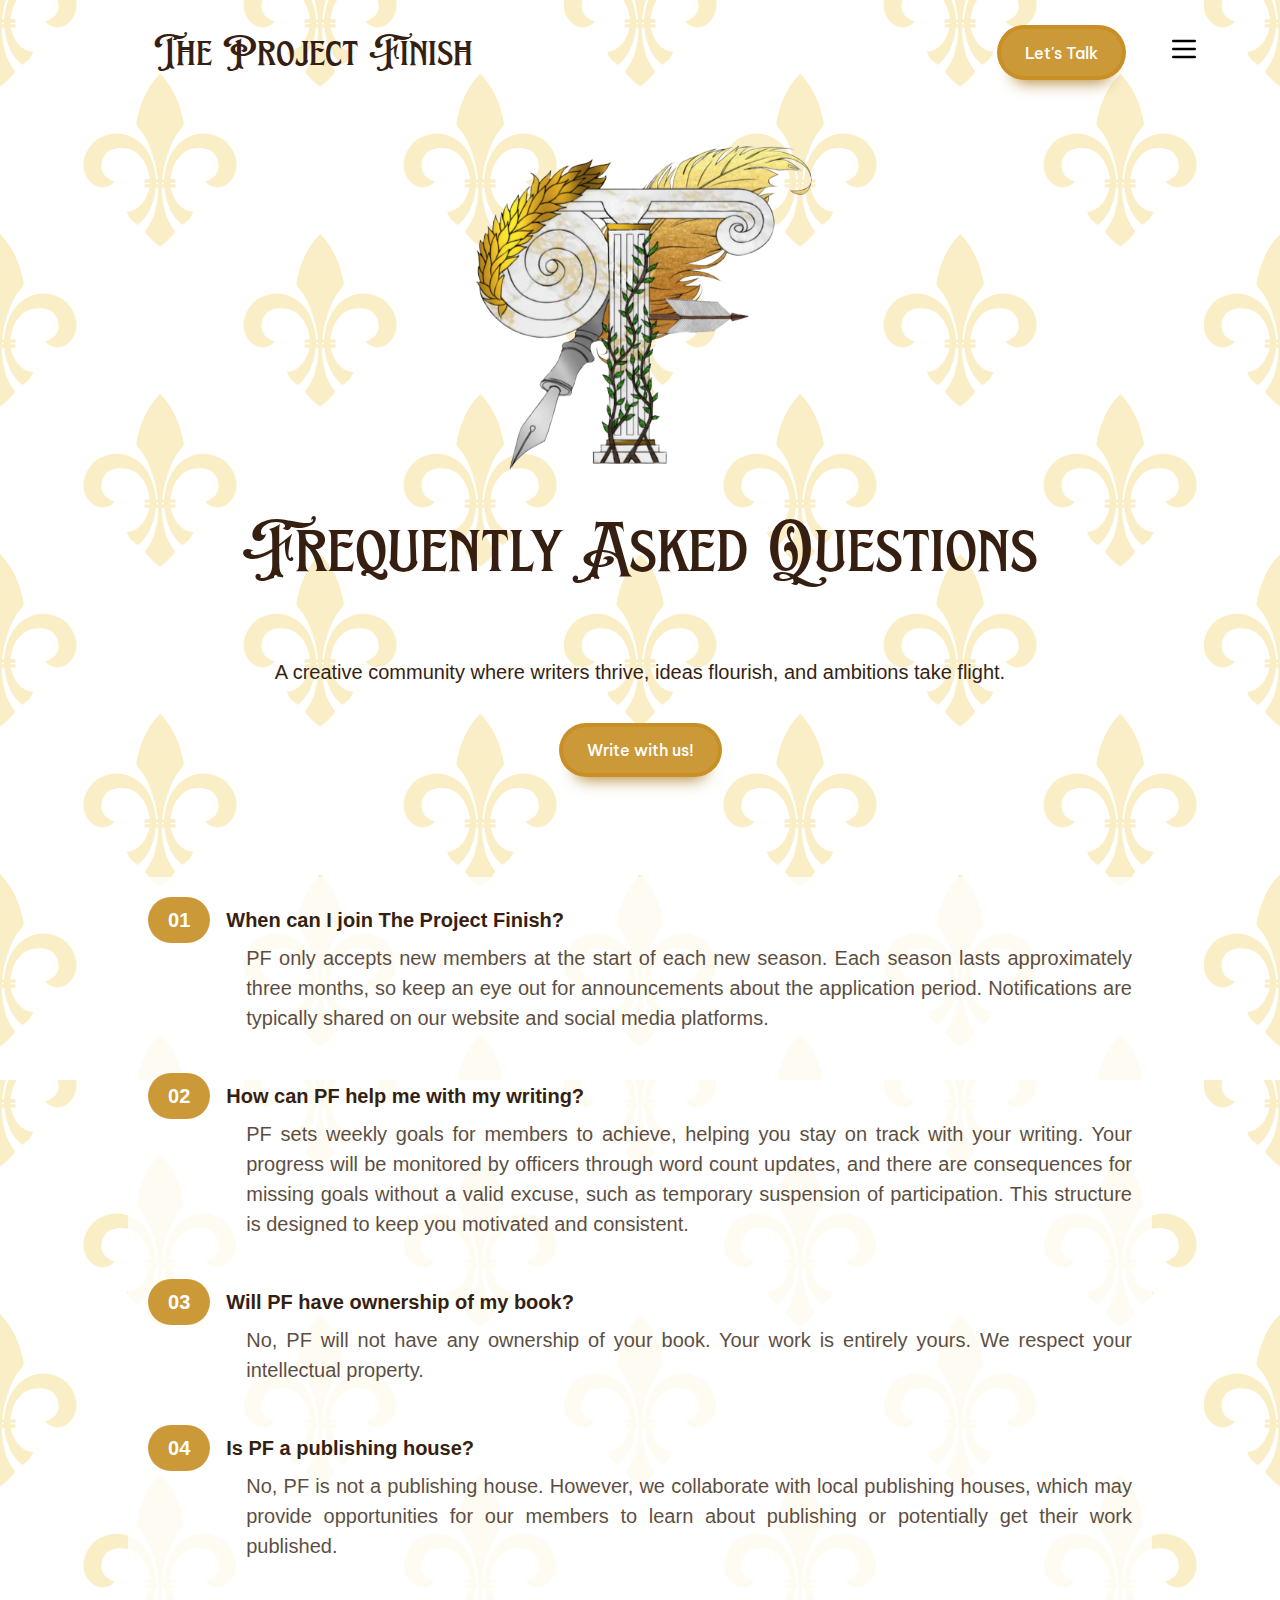
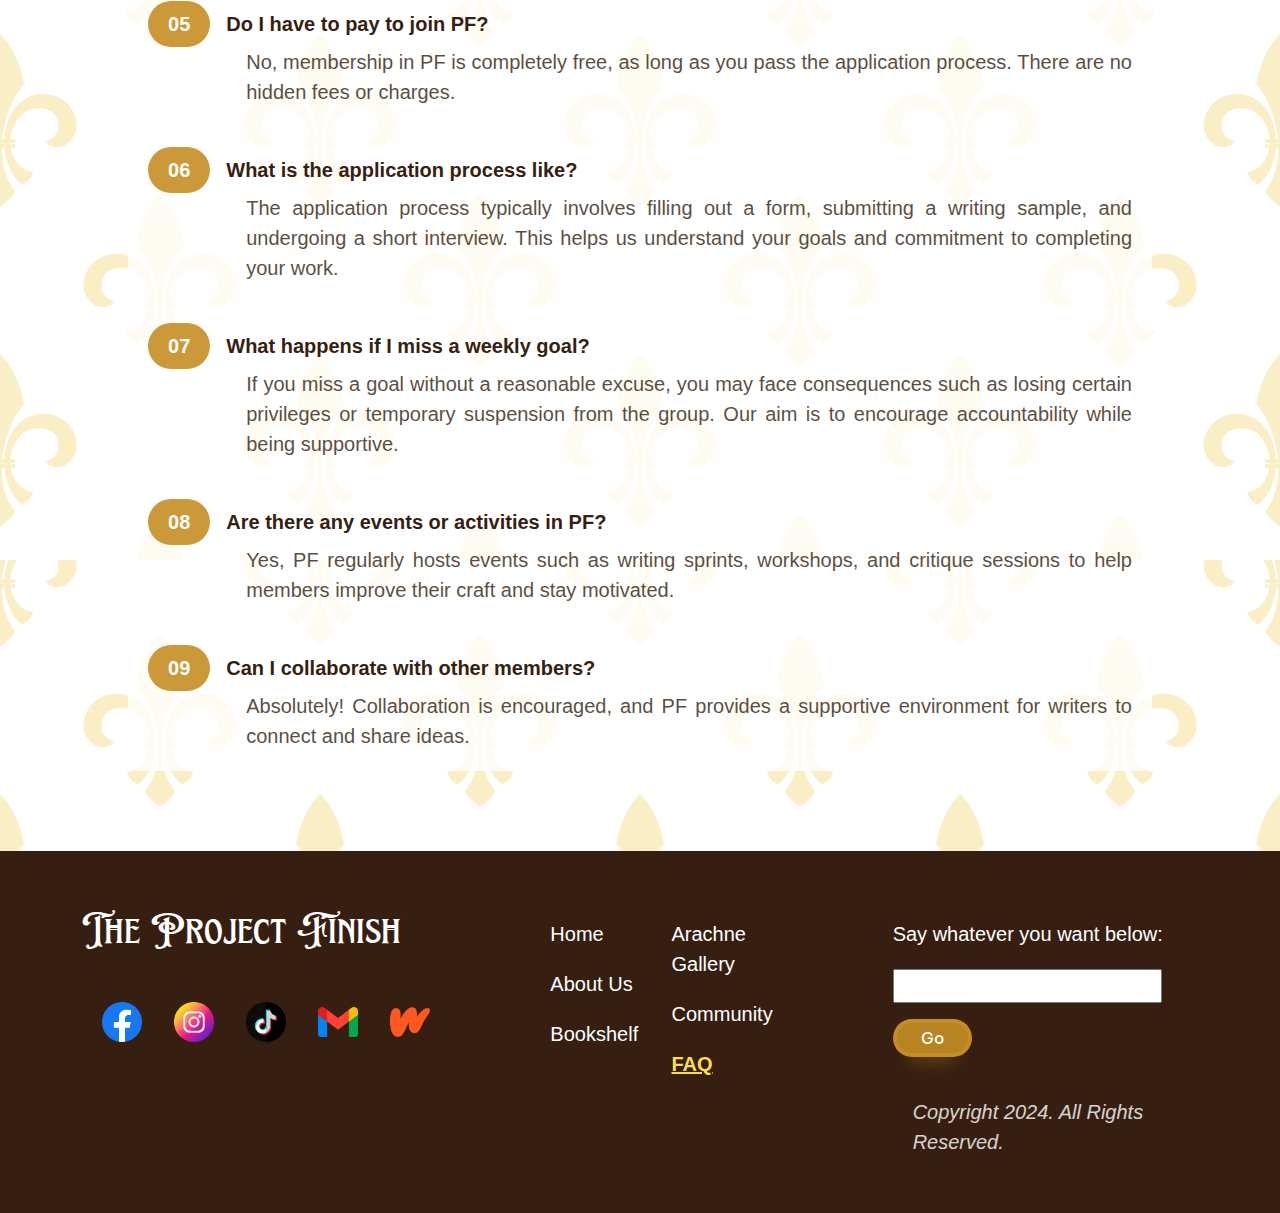
<file: FAQ.html>
<!DOCTYPE html>
<html lang="en">

<head>
    <meta charset="UTF-8">
    <meta name="author" content="Rachel Joy P. Pacot">
    <meta name="description" content="The project Finish is a non-profit organization made up of people who share a professed love for the art of writing."> 
    <meta name="keywords" content="writing, writer,creativity, non-profit, arts">
    <meta name="viewport" content="width=device-width, initial-scale=1.0">

    <title>The Project Finish</title>
    <link rel="icon" type="image/x-icon" href="media/pf.ico">
    <link rel="stylesheet" href="css/styles.css">    
    <script src="main.js" defer></script>
</head>

<body class="faqbody">
  <header class="primary-header">
    <div class="container">
      <div class="nav-wrapper">
        <a href="#" class="PF-Header">The Project Finish</a>
        <button class="mobile-nav-toggle" aria-controls="primary-navigation" aria-expanded="false">
          <span><img ali="Menu" src="media/icon-hamburger.svg"></span>
        </button>  
        <nav class="primary-navigation" id="primary-navigation">
          <ul aria-label="Primary" role="list" class="navigation-list" id="navigation-list">
            <li> <a href="index.html">Home</a> </li>
            <li><a href="about_us.html">About Us</a></li>
            <li><a href="bookshelf.html">Bookshelf</a></li>
            <li><a href="arachne_gallery.html">Arachne Gallery</a></li>
            <li><a href="Community.html">Community</a></li>
            <li><a href="#" class="active">FAQ</a></li>
            <li data-tab-target="#talkus" class="talk-nav | talk" aria-controls="tab-content" aria-expanded="false">Let's Talk</li>
          </ul>
        </nav>
        <button data-tab-target="#talkus" class="talk-button | button talk" aria-controls="tab-content" aria-expanded="false">Let's Talk</button>
      </div>
    </div>
  </header>

  <main>
    <section class="padding-block-b for-center">
      <div class="container">
        <div class="PFlogo">
          <img src="media/logo.png" alt="Project Finish Logo">
        </div>
        <div class= "flow">
          <h1 class="OrgName flow">Frequently Asked Questions</h1>
          <h3 class="tertiary-heading for-center padding-block-b">A creative community where writers thrive, ideas flourish, and ambitions take flight.</h3>
          <button data-tab-target="#talkus" class="button for-center | talk" aria-controls="tab-content" aria-expanded="false">Write with us!</button>
        </div>
      </div>
    </section>

    <section class="questions padding-block-a">
        <div class="container">
            <ul class="faq-numbers" role="list">
                <li class="spacer">
                  <h3 class="bullets | fw-bold">When can I join The Project Finish?</h3>
                    <p class="fs-body">
                      PF only accepts new members at the start of each new season. Each season lasts approximately three months, so keep an eye out for announcements about the application period. Notifications are typically shared on our website and social media platforms.
                    </p>
                </li>
                <li class="spacer">
                    <h3 class="bullets | fw-bold">How can PF help me with my writing?</h3>
                    <p class="fs-body">
                        PF sets weekly goals for members to achieve, helping you stay on track with your writing. Your progress will be monitored by officers through word count updates, and there are consequences for missing goals without a valid excuse, such as temporary suspension of participation. This structure is designed to keep you motivated and consistent.
                    </p>
                </li>
                <li class="spacer">
                    <h3 class="bullets | fw-bold">Will PF have ownership of my book?</h3>
                    <p class="fs-body">
                        No, PF will not have any ownership of your book. Your work is entirely yours. We respect your intellectual property.
                    </p>
                </li>
                <li class="spacer">
                    <h3 class="bullets | fw-bold">Is PF a publishing house?</h3>
                    <p class="fs-body">
                        No, PF is not a publishing house. However, we collaborate with local publishing houses, which may provide opportunities for our members to learn about publishing or potentially get their work published.
                    </p>
                </li>
                <li class="spacer">
                    <h3 class="bullets | fw-bold">Do I have to pay to join PF?</h3>
                    <p class="fs-body">
                        No, membership in PF is completely free, as long as you pass the application process. There are no hidden fees or charges.
                    </p>
                </li>
                <li class="spacer">
                    <h3 class="bullets | fw-bold">What is the application process like?</h3>
                    <p class="fs-body">
                        The application process typically involves filling out a form, submitting a writing sample, and undergoing a short interview. This helps us understand your goals and commitment to completing your work.
                    </p>
                </li>
                <li class="spacer">
                    <h3 class="bullets | fw-bold">What happens if I miss a weekly goal?</h3>
                    <p class="fs-body">
                        If you miss a goal without a reasonable excuse, you may face consequences such as losing certain privileges or temporary suspension from the group. Our aim is to encourage accountability while being supportive.
                    </p>
                </li>
                <li class="spacer">
                    <h3 class="bullets | fw-bold">Are there any events or activities in PF?</h3>
                    <p class="fs-body">
                        Yes, PF regularly hosts events such as writing sprints, workshops, and critique sessions to help members improve their craft and stay motivated.
                    </p>
                </li>
                <li class="spacer">
                    <h3 class="bullets | fw-bold">Can I collaborate with other members?</h3>
                    <p class="fs-body">
                        Absolutely! Collaboration is encouraged, and PF provides a supportive environment for writers to connect and share ideas.
                    </p>
                </li>    
            </ul>
        </div>
    </section>

    <div class="tab-content for-center">
        <div id="talkus" data-tab-content>
          <button class="close-button" aria-label="Close">&times;</button>
          <h2 class="padding-block-b">Ready to begin your journey with</h2>
          <h1 class="PF-Header">The Project Finish?</h1>
          <br><br>
          <button class="button spacer " data-tab-target="#follow-up" aria-controls="follow-up" aria-expanded="false">I want to join!</button>
          <br><br>
        </div>
        <div id="follow-up" class="follow-up" data-tab-content>
          <button class="close-button" aria-label="Close">&times;</button>
          <h2 class="sad  padding-block-b">Oopps! 😥😥</h2>
          <h3 class="sad-message  padding-block-b">We're thrilled that you're interested in being part of PF. <br><br>
            Unfortunately, applications for this season are currently closed. We’ll announce when they’re open again. Meanwhile, you can explore our FAQ to find answers to common questions or send us a message for more information.
          </h3>
          <br>
          <div class="other-button">
            <button class="button spacer"><a href="FAQ.html">Frequently Asked Questions</a></button>
          </div>
          <br>
          <ul class="tab-socials spacer" role="list" aria-label="social links">
            <li><a aria-label="Facebook" href="https://www.facebook.com/TheProjectFinish/" target="_blank" title="Go to TPF Facebook Page"><img src="media/facebook.png" class="social-icons" alt="facebook"></a></li>
            <li><a aria-label="Instagram" href="https://www.instagram.com/theprojectfinish/" target="_blank" title="Go to TPF Instagram Page"><img src="media/instagram.png" class="social-icons" alt="instagram"></a></li>
            <li><a aria-label="Tiktok" href="https://www.tiktok.com/@theprojectfinish" target="_blank" title="Go to TPF Tiktok Page"><img src="media/tik-tok.png" class="social-icons" alt="tiktok"></a></li>
            <li><a aria-label="Gmail" href="mailto:projectfinish.2021@gmail.com" target="_blank" title="Mail to TPF"><img src="media/gmail.png" class="social-icons" alt="gmail"></a></li>
            <li><a aria-label="Wattpad" href="https://www.wattpad.com/user/TheProjectFinish" target="_blank" title="Go to TFP Wattpad Profile"><img src="media/wattpad.png" class="social-icons" alt="wattpad"></a></li>
          </ul>
        </div>
        </div>
      </div>
    </main>
  
    <footer>
      <div class="footer-container primary-footer spacer">
        <div class="even-columns">
          <div>
            <a href="#" class="PF-Footer-Header for-center">The Project Finish</a>
            <ul class="social-list spacer" role="list" aria-label="social links">
              <li><a aria-label="Facebook" href="https://www.facebook.com/TheProjectFinish/" target="_blank" title="Go to TPF Facebook Page"><img src="media/facebook.png" class="social-icons" alt="facebook"></a></li>
              <li><a aria-label="Instagram" href="https://www.instagram.com/theprojectfinish/" target="_blank" title="Go to TPF Instagram Page"><img src="media/instagram.png" class="social-icons" alt="instagram"></a></li>
              <li><a aria-label="Tiktok" href="https://www.tiktok.com/@theprojectfinish" target="_blank" title="Go to TPF Tiktok Page"><img src="media/tik-tok.png" class="social-icons" alt="tiktok"></a></li>
              <li><a aria-label="Gmail" href="mailto:projectfinish.2021@gmail.com" target="_blank" title="Mail to TPF"><img src="media/gmail.png" class="social-icons" alt="gmail"></a></li>
              <li><a aria-label="Wattpad" href="https://www.wattpad.com/user/TheProjectFinish" target="_blank" title="Go to TFP Wattpad Profile"><img src="media/wattpad.png" class="social-icons" alt="wattpad"></a></li>
            </ul>
          </div>

        <div>
          <nav class="footer-nav spacer">
            <ul class="flow" aria-label="Footer"role="list">
              <li> <a href="index.html">Home</a> </li>
              <li><a href="about_us.html">About Us</a></li>
              <li><a href="bookshelf.html">Bookshelf</a></li>
              <li><a href="arachne_gallery.html">Arachne Gallery</a></li>
              <li><a href="Community.html">Community</a></li>
              <li><a href="#" class="active">FAQ</a></li>
          </ul>
          </nav>
        </div>

        <div class="Copyright flow spacer">
          <h3>Say whatever you want below:</h3>
          <form action="spacer">
            <input type="message"><button class="button">Go</button>
          </form>
          <h3 class="copyyy | spacer">Copyright 2024. All Rights Reserved.</h3>
        </div>

      </div>
    </div>
  </footer>
</body>
</html>
</file>
<file: css/styles.css>
@font-face {
    font-family: 'myFont';
    src: url('../media/myfonts/BeVietnamPro-Regular.ttf') format('truetype'),
         url('../media/myfonts/bevietnampro-regular-webfont.woff2') format('woff2'),
         url('../media/myfonts/bevietnampro-regular-webfont.woff') format('woff');
    font-weight: 400;
    font-style: normal;
}

@font-face {
    font-family: 'myFont';
    src: url('../media/myfonts/BeVietnamPro-Medium.ttf') format('truetype'),
         url('../media/myfonts/bevietnampro-medium-webfont.woff2') format('woff2'),
         url('../media/myfonts/bevietnampro-medium-webfont.woff') format('woff');
    font-weight: 500;
    font-style: normal;
}

@font-face {
    font-family: 'myFont';
    src: url('../media/myfonts/BeVietnamPro-Bold.ttf') format('truetype'),
         url('../media/myfonts/bevietnampro-bold-webfont.woff2') format('woff2'),
         url('../media/myfonts/bevietnampro-bold-webfont.woff') format('woff');
    font-weight: 700;
    font-style: normal;
}

@font-face {
    font-family: 'PFFont';
    src: url('../media/myfonts/EFCO_Brookshire_Regular.ttf') format('truetype'),
         url('../media/myfonts/efco_brookshire_regular-webfont.woff2') format('woff2'),
         url('../media/myfonts/efco_brookshire_regular-webfont.woff') format('woff');
    font-style: normal;
}


:root {
    --clr-primary-500:hsla(39, 73%, 38%, 0.9);
    --clr-primary-400:hsl(39, 69%, 46%, 0.9);
    --clr-primary-300:hsla(39, 88%, 84%, 0.9);
    --clr-accent-400: hsl(23, 52%, 14%);
    --clr-accent-100: hsl(51, 92%, 64%); 
    --clr-neutral-900: hsl(232, 12%, 13%);
    --clr-neutral-100: hsl(0, 0%, 100%);

    --font-family-primary: 'myFont', sans-serif;
    --font-family-special: 'PFFont', sans-serif;
    --ff-body: sans-serif;
    --ff-heading: var(--font-family-primary);

    --fw-regular: 400;
    --fw-semi-bold: 500;
    --fw-bold: 700;
  
    --fs-300: 1rem;
    --fs-400: 1.25rem;
    --fs-500: 1.75rem;
    --fs-600: 2.25rem;
    --fs-700: 2.60rem;
    --fs-800: 3rem;
    --fs-900: 3.5rem;
    --fs-1000:4.5rem;

    --fs-body: var(--fs-400);
    --fs-primary-heading: var(--fs-900);
    --fs-special-heading: var(--fs-1000);
    --fs-secondary-heading: var(--fs-700);
    --fs-tertiary-heading: var(--fs-500);
    --fs-nav: var(--fs-400);
    --fs-button: var(--fs-300);

    --size-100: 0.25rem;
    --size-200: 0.5rem;
    --size-300: 0.75rem;
    --size-400: 1rem;
    --size-500: 1.25rem;
    --size-600: 2rem;
    --size-700: 3rem;
    --size-800: 4rem;
    --size-900: 5rem;

    --flow-spacer: 1em;
}

.main-content {
    flex: 1;
}

footer {
    margin-top: auto;
}

*::before,
*::after{
    box-sizing: border-box;
}

*{
    padding: 0px;
    margin: 0px;
    font: inherit;
    text-decoration: none;
}

ul[role="list"],
ol[role="list"]{
    list-style: none;
}

html:focus-within{
    scroll-behavior: smooth;
}

html,
body {
    height: 100%;
}

body {
    text-rendering: optimizeSpeed;
    line-height: 1.5;
}

.navigation-list .active {
    font-weight: var(--fw-bold);
    color: var(--clr-accent-400);
    text-decoration: underline;
    text-shadow: var(--clr-accent-400);
}

.footer-nav .active {
    font-weight: var(--fw-bold);
    color: var(--clr-accent-100);
    text-decoration: underline;
}


/*general styling*/
body{
    font-size: var(--fs-body);
    font-family: var(--ff-body);
    color: var(--clr-accent-400);
}

a:not([class]) {
    text-decoration-skip-ink: auto;
}

img,
picture,
svg {
    max-width: 100%;
}

.container {
    --max-width: 80%;
    --padding: 1rem;

    width: min(var(--max-width), 100% - var(--padding) * 2);
    margin-inline: auto;
}

.fs-body {
    opacity: 0.8;
    text-align: justify;
    margin-left: 1em;
}

.smalltag {
    font-style: italic;
}
:where(.flow :not(:first-child)) {
    margin-top: var(--flow-spacer, 1.5em);
}

.spacer {
    padding: var(--flow-spacer);
}
    
.even-columns {
    display: grid;
}

.vertical-align-center {
    align-items: center;
    column-gap: 1px;
}

/* CALL TO ACTION */
.cta {
    position: relative;
    isolation: isolate;
    display: grid;
    background-color: var(--clr-primary-400);
    color: var(--clr-neutral-100);
}

.cta::before {
    content: "";
    position: absolute;
    z-index: -1;
    inset: 0;
    background-image: url('../media/pf-bg.png');
}

.cta-message {
    font-family: var(--font-family-primary);
    font-size: var(--fs-tertiary-heading);
    font-weight: var(--fw-bold);
    padding-top: 1.5rem;
    padding-bottom: 1rem;
    text-decoration: none;
    color: var(--clr-neutral-100);
}

.cta-button {
    justify-self: end;
    padding-bottom: 1.5rem;
}


/* button*/
.button{
    display: inline-flex;
    cursor: pointer;
    text-decoration: none;
    font-weight: var(--fw-semi-bold);
    font-family: var(--font-family-primary);
    font-size: var(--fs-button);
    color: var(--clr-neutral-100);
    padding: .70em 1.5em;
    background-color: var(--clr-primary-400);
    border-radius: 100vmax;
    border-width: 4px;
    border-style: solid;
    border-color: var(--clr-primary-400);
    box-shadow: 0 1.125em 1em -1em var(--clr-primary-500);
    font-weight: var(--fw-semi-bold);
    transition: background-color 0.15s, opacity 0.15s;
}

.button:hover,
.button:focus-visible,
.button:active {
    background-color: var(--clr-primary-300);
    color: var(--clr-accent-400);
    border-color: var(--clr-primary-500);
    border-width: 5px;
    border-style: solid;
    box-shadow: 0 1.5em 1em -1em var(--clr-primary-500);
}

.button[data-type="inverted"] {
    color: var(--clr-accent-400);
    background-color: var(--clr-neutral-100);
    border-color: var(--clr-primary-400);
    font-weight: var(--fw-semi-bold);
}

.button[data-type="inverted"]:hover, 
.button[data-type="inverted"]:focus-visible {
    color: var(--clr-primary-400);
    background-color: var(--clr-neutral-100);
}

/* let's talk */
.tab-content {
    display: none;                 
}

.tab-content[data-overlay] {
    display: block;
    position: fixed;
    inset: 0;
    z-index: 9999;
    background: rgba(0, 0, 0, 0.5); 
}

[data-tab-content] {
    display: none;
}

[data-tab-content][data-visible] {
    display: block;
    position: relative;
    background: white;
    padding: 3rem;
    z-index: 999;
    border-radius: 1rem;
    max-width: 30em;
    height: auto;
    margin: 15rem auto;
    box-shadow: 0 4px 8px rgba(0, 0, 0, 0.2);
}

.close-button {
    position: absolute;
    top: 20px;
    right: 50px;
    background: transparent;
    border: none;
    font-size: 3rem;
    font-weight: bold;
    cursor: pointer;
    color: #333;
}

.close-button:hover {
    color: #ff0000;
}

.sad {
    font-size: var(--fs-500);
    font-weight: var(--fw-bold);
}

.tab-socials {
    display: flex;
    gap: 1em;
    justify-content: center;
}

.other-button {
    display: block; 
    align-items: center; 
    display: inline-block;
    margin-right: 1em; 
    margin-bottom: 1em;
}

.other-button a {
    text-decoration: none;
    color: var(--clr-neutral-100);
}

.for-center {
    align-items: center;
    text-align: center;
}

/*navigation*/
.primary-header {
    display: flex;
    align-items: center; 
    justify-content: space-between; 
    height: 9vh; 
    padding: var(--size-300);
}

.nav-wrapper {
    display: flex;
    justify-content: space-between;
    align-items: center;
    padding: 1rem;
    min-height: 9vh;
}

.PF-Header {
    font-family: var(--font-family-special);
    font-size: var(--fs-secondary-heading);
    font-weight: var(--fw-semi-bold);
    text-decoration: none;
    color: var(--clr-accent-400);
}

.OrgName {
    line-height: 1;
    font-family: var(--font-family-special);
    font-size: var(--fs-special-heading);
    font-weight: var(--fw-regular);
    padding: 2rem;
}

.mobile-nav-toggle {
    display: none;
}

.navigation-list {
    font-size: var(--fs-nav);
    display: flex;
    gap: clamp(var(--size-300), 5vw, var(--fs-600));
}

.navigation-list a {
    color: var(--clr-accent-400);
}

.navigation-list a:hover,
.navigation-list a:focus,
.talk-nav:hover,
.talk-nav:focus {
    color: var(--clr-primary-400);
    cursor: pointer;
}


.primary-navigation.opened {
    position: fixed;
    display: block;
}

.padding-block-a{
    padding-block: var(--size-900);
}

.padding-block-b{
    padding-block: var(--size-500);
}

.padding-block-c {
    padding-block: var(--size-300);
}

/*sizes of pics*/
.icon-hamburger,
.icon-close {
    width: 2em;
}
.pflogo {
    max-width: 100%; 
    align-items: center;
 }


/* FOOTER PART */
.footer-container {
    background-color: var(--clr-accent-400);
    --max-width: 100%;

    width: min(var(--max-width), 100% - var(--padding) * 2);
    margin-inline: auto;
    padding-top: var(--size-700);
    padding-bottom: var(--size-400);
    justify-self: end;
}

.PF-Footer-Header {
    display: flex;
    color: var(--clr-neutral-100);    
    font-family: var(--font-family-special);
    font-size: var(--fs-secondary-heading);
    /* text-align: center; */
    text-decoration: none;
    padding-bottom: var(--size-500);
}

.primary-footer .even-columns {
    max-width: 80%;
    --padding: 1rem;

    width: min(var(--max-width), 100% - var(--padding) * 2);
    margin-inline: auto;
    align-content: center;
    justify-content: center;
}

.footer-nav {
    columns: 2;
}

.footer-nav a,
.Copyright h3 {
    color: var(--clr-neutral-100);
}


.footer-nav a:where(:hover, :focus) {
    color: var(--clr-accent-100)
}

.social-list {
    display: flex;
    gap: var(--size-400);
    display: flex;
    gap: var(--size-600);
}

.social-list li,
.social-icons {
    max-width: 3em;
    align-items: center;
    aspect-ratio: 1;
}

.Copyright form input {
    margin-right: 1rem;
}

.Copyright form button {
    margin-left: 0; 
    padding: 3px 24px;
}

.copyyy {
    font-style: italic;
    opacity: .8;
}

@media (min-width: 50em) {
    .even-columns {
        grid-auto-flow: column;
        grid-auto-columns: 1fr;
        column-gap: 5rem;
    }

    
    .social-list li,
    .social-icons {
        max-width: 2em;
        align-items: center;
    }  
}

@media (min-width: 70em) {
    .talk-button {
        display: block;
    }

    .talk-nav {
        display: none;
    }
}

@media (min-width: 150em) {
    .container{
        margin-inline: 15em;
        align-items: center;
    }
}


 /* for small screens */
 @media (max-width: 50em){
    :root {
        --fs-body: var(--fs-300);
        --fs-tertiary-heading: var(--fs-500);
        --fs-primary-heading: var(--fs-800);
        --fs-secondary-heading: var(--fs-600);

        --fs-nav: var(--fs-300);
    }

    .navigation-list {
        display: grid;
        gap: var(--size-600);
        text-align: center;
        font-size: var(--fs-300);
        font-weight: var(--fw-bold);
    }

    .cta-button,
    .cta-message {
        text-align: center;
        justify-self: center;
    }
}

@media  (max-width: 70em) {
    .even-columns {
        display: block;
    }

    .primary-footer {
        display: flex;
        text-align: center;
        align-items: center;
    }

    .PF-Footer-Header {
        display: grid;
        margin-inline: auto;
    }

    .social-list {
        display: flex;
        justify-content: center; 
        align-items: center; 
        gap: var(--size-600);
        list-style: none; 
        padding: 0; 
        margin: 0 auto; 
    }

    .talk-nav {
        display: block;
    }

    .talk-button {
        display: none;
    }

}

@media (max-width: 100em) {
    .primary-navigation {
        display: none;
        padding: var(--size-700) ;
        position: fixed;        
        margin-inline: auto;
        inset: 7rem var(--size-400) auto;
        background: var(--clr-neutral-100);
        border-radius: var(--size-100);
        box-shadow: 0 0rem 0.75em rgb(212, 178, 178);
    }

    .primary-header[data-overlay] {
        position: relative;
        z-index: 995;
    }

    .primary-header[data-overlay]::before {
        content: "";
        position: fixed;
        inset: 0;
        background-image: linear-gradient(rgb(0 0 0 / 0), rgb(0 0 0 / 0.8));
    }

    .navigation-list {
        display: grid;
        gap: var(--size-600);
        text-align: center;
        font-size: var(--fs-body);
        font-weight: var(--fw-bold);
    }

    .primary-navigation[data-visible]{
        display: block;
        position: fixed;
    }

    .primary-navigation {
        max-width: 25rem;
        margin-inline: auto;
        transition-duration: .5s;
    }

    .mobile-nav-toggle {
        display: block;
        position: fixed;
        justify-content: space-between;
        align-items: center;
        padding: -2rem;
        min-height: 9vh; 
        right: var(--size-900); 
        z-index: 100;
        cursor: pointer;
        background: transparent;
        border: 0;
        width: 2rem;
        aspect-ratio: 1;
        background-size: contain;
        background-repeat: no-repeat;
        background-position: center;
    }
}

/* FREQUENTLY ASKED QUESTIONSSSSSSSSSSSSS */
.faqbody {
    background-image: url('../media/pf-bg.png');
    background-repeat: repeat;
}
.faq-numbers {
    counter-reset: count;
}

.faq-numbers li {
    counter-increment: count;
    display: grid;
    align-items: center;
    column-gap: var(--size-400);
    grid-template-columns: min-content 1fr;

    background-color: rgba(255, 255, 255, 0.767);
    border: 2px;
    border-radius: 10px;
}

.faq-numbers p {
    grid-column: 1 / -1;
}

.faq-numbers li::before {
    content: "0" counter(count);
    background-color: var(--clr-primary-400);
    color: var(--clr-neutral-100);
    font-weight: var(--fw-bold);
    padding: var(--size-200) var(--size-500);
    border-radius: 100vw;
}

@media (min-width: 30em) {
    .faq-numbers p {
        grid-column: 2 / -1;
    }
}

/* ABOUT USSSSSSSSSSSSSSSSS */
.about-container {
    max-width: 100%;
    display: flex;
    align-items: justify; 
    justify-content: center;
    padding: 2px;
    gap: 20px;  
    margin-bottom: 1em;
}

.about-logo {
    height: 80%; 
    width: auto;

}

.about-content {
    max-width: 60%;
    align-items: center;
}

.about-org {
    font-family: var(--fs-special-heading); 
    font-size: 2em;
    color: var(--clr-accent-400);
    margin-bottom: 15px;
}

.para {
    font-size: var(--fs-300);
    line-height: 1.5;
    color: #333;
    color: var(--clr-accent-400);
    text-align: justify;
}

.mission, 
.vision {
    border: 2px solid transparent; 
    border-radius: 2em;
    padding: 2em;
    padding-bottom: 5em;
    box-shadow: 0 1.5em 1em -1em var(--clr-primary-500);
    background-color: var(--clr-primary-300);
    text-align: justify;
    column-gap: 2em;
    height: auto; 
    max-width: 40em; 
    flex: 1; 
    margin-top: 2em;
}

.mission-vision {
    display: block;
    padding-block: var(--size-900);
}

.mission-vision h2 {
    font-size: var(--fs-500);
    font-weight: var(--fw-bold);
    text-align: center;
    padding: 0.5em 2em;
}

.mission-vision p {
    text-indent: 2em;
    font-size: var(--fs-body);
}

.mission, .vision {
    margin-bottom: 3em;
}

.council {
    justify-items: center;
    max-width: 80%; 
    margin: 0 auto; 
    text-align: justify; 
}

.indent-p {
    max-width: 80%;
    text-indent: 2em;
    text-align: justify;
    align-items: center;
    justify-content: center;
}

.bg-hehe {
    background-color: rgba(255, 255, 255, 0.767);
    border: 2px;
    border-radius: 10px;
}

.bottom {
    margin-bottom: 10em; 
}

.olympians {
    display: flex;
    flex-wrap: wrap;
    gap: 3em;
    justify-content: center;
    align-items: flex-start;
    padding: 3em;
}

.officers {
    width: 16em; 
    height: 25;    
    box-sizing: border-box; 
    text-align: center; 
    background-color: #f9f9f9; 
    padding: 2em;
    justify-content: center;
    border-radius: 10px;
    line-height: 1.3em;
    transition: box-shadow 0.5s ease, transform 0.75s ease; 

}

.officers:hover,
.officers:active {
    cursor: pointer;
    box-shadow: 0 0 20px 1px rgba(63, 63, 60, 0.568);
    transform: translateY(-5px) scale(1.05);
}

.tpf-name {
    font-family: var(--font-family-special);
    font-size: var(--fs-500);
    font-weight: var(--fw-semi-bold);
}

.username {
    font-style: italic;
    font-size: var(--fs-body);
    padding-top: 3px;
    padding-bottom: 3px;
}

.others {
    font-size: var(--fs-300);
}

.pfp {
    width: 15em; 
    height: auto; 
    border-radius: 50%; 
}

@media (max-width: 100em) {
    .about-container {
        display: flex;
        flex-direction: column;
        align-items: center; 
        justify-content: center; 
        text-align: center; 
    }

    .about-logo {
        margin-bottom: 20px;
        width: 50%; 
    }

    .about-content {
        max-width: 100%; 
    }

    .about-content .para {
        text-align: justify;
        text-indent: 2rem;
    }
}

.leaderboards {
    font-size: var(--fs-300);
    position: fixed;
    top: 0;
    left: 0;
    width: 20%; 
    height: 100vh; 
    overflow-y: auto; 
    background-color: #f9f9f9; 
    padding: 10px; 
    border-right: 1px solid #ccc; 
}

.leaderboards ol {
    padding-bottom: 2em;
}
  
.leaderboards ol li {
    padding-left: 1em;
}

.bookshelf.book-container {
    max-width: 80%; 
    display: flex; 
    justify-content: center; 
    align-items: center; 
    margin: 0 auto; 
    padding: 5em; 
}

.shelf {
    display: flex;
    flex-wrap: wrap;
    gap: 3em; 
    justify-content: center;
}
  
.book-covers {
    aspect-ratio: 17 / 25;
    width: 100%;
    max-width: 16em;
    object-fit: cover; 
    display: block; 
    margin: 0 auto; 
    box-shadow: 0 0 20px 1px rgba(63, 63, 60, 0.568); 
    border-radius: 5px 5px 0 0;
}

.b-wrap.book {
    flex: 1 1 calc(33.333% - 20px); 
    box-sizing: border-box; 
    border-radius: 0.5em; 
    margin-bottom: 3em;
    text-align: center; 
    max-width: 15em; 
    transition: box-shadow .5s ease, transform .75s ease;
}

.book-details {
    padding: 1em;
    border-radius: 0 0 0.5em 0.5em; 
    line-height: 1.2em;
}

.b-wrap.book:hover {
    cursor: pointer;
    box-shadow: 0 0 20px 10px rgba(255, 241, 114, 0.781); 
    transform: translateY(-5px) scale(1.05); 
}

.title {
    font-family: var(--font-family-special);
    font-size: var(--fs-500);
    font-weight: var(--fw-semi-bold);
}

.author {
    font-style: italic;
    font-size: var(--fs-300);
    font-weight: var(--fw-bold);
    padding-top: 3px;
    padding-bottom: 3px;
}

.genre {
    font-size: var(--fs-300);
}

.tab-details {
    padding: 2em;
    border-radius: 0 0 0.5em 0.5em; 
    line-height: 1.5em;
    text-align: center;
}

.divider {
    height: .10em; 
    background-color: var(--clr-accent-400); 
    margin: 20px 0; 
}

.tab-covers {
    aspect-ratio: 17 / 25;
    width: 100%;
    max-width: 10em;
    object-fit: cover; 
    display: block; 
    margin: 0 auto; 
    box-shadow: 0 0 20px 1px rgba(63, 63, 60, 0.568); 
    border-radius: 5px 5px 0 0;
}

.book-description {
    padding-left: 2em;
    padding-right: 2em;
}

.new-tab {
    display: none;
    position: fixed;
    inset: 0;
    z-index: 9999;
    background: rgba(0, 0, 0, 0.5);
    backdrop-filter: blur(5px);
    overflow-y: auto;
}

.new-tab[data-overlay] {
    display: block;
    position: fixed;
    inset: 0; 
    z-index: 9999;
    background: rgba(0, 0, 0, 0.5); 
    backdrop-filter: blur(5px);
    overflow-y: auto; 
}

[data-content-tab] {
    display: none; 
}

[data-content-tab][data-visible] {
    display: block;
    position: relative;
    background: white;
    padding: 2rem;
    z-index: 1000;
    border-radius: 1rem;
    max-width: 40rem;
    margin: 10rem auto;
    box-shadow: 0 4px 8px rgba(0, 0, 0, 0.2);
    animation: fadeIn 0.3s ease-in-out;
}

.tab-covers {
    width: 100%;
    border-radius: 0.5rem;
    margin-bottom: 1rem;
    margin-top: 4rem;
}


.tab-details .title {
    font-size: 1.5rem;
    font-weight: bold;
    margin: 0.5rem 0;
}

.tab-details .author, .tab-details .genre {
    font-size: 1rem;
    margin: 0.2rem 0;
}

.book-description h3 {
    font-size: 1rem;
    line-height: 1.5;
    text-align: justify;
}

.close-no-01 {
    position: absolute;
    top: 6rem;
    right: 15.5rem;
    background: transparent;
    border: none;
    font-size: 2rem;
    font-weight: bold;
    cursor: pointer;
    z-index: 999;
    color: #333;
    transition: color 0.3s ease;
}

.close-no-01:hover {
    color: #ff0000;
}


.divider {
    margin: 1.5rem 0;
    border-top: 1px solid #ccc;
}

@keyframes fadeIn {
    from {
        opacity: 0;
        transform: translateY(-10%);
    }
    to {
        opacity: 1;
        transform: translateY(0);
    }
}

@media (max-width: 50em) {
    .b-wrap.book {
        flex: 1 1 calc(50% - 1em); 
        margin-bottom: 1em;
    }
}

@media (max-width: 70em) {
    .b-wrap.book {
        flex: 1 1 calc(33.333% - 1em); 
    }

}

@media (max-width: 100em) {
    .b-wrap.book {
        flex: 1 1 calc(25% - 1em); 
    }
}

.message-sorry {
    display: block;
    text-align: justify;
    padding-block: 10em;
    margin-left: 15%;
    margin-right: 15%;

}


.gallery.wall-container {
    max-width: 80%; 
    margin: 0 auto; 
    padding: 2em;
    display: flex;
    gap: 1em;
    justify-content: center;
    flex-wrap: wrap; 
    overflow-x: hidden;
    box-sizing: border-box;
}

.wall {
    flex: 1 1 16.66%; 
    margin-bottom: 1em;
    text-align: center;
    box-sizing: border-box;
}

@media (max-width: 150em) {
    .wall {
        flex: 1 1 33.33%; 
        max-width: 33.33%; 
    }
}

@media (max-width: 70em) {
    .gallery.wall-container {
        max-width: 90%; 
    }

    .wall {
        flex: 1 1 50%; 
        max-width: 50%;
    }
}

@media (max-width: 50em) {
    .gallery.wall-container {
        max-width: 800%; 
    }

    .wall {
        flex: 1 1 30%; 
        max-width: 30%;
    }
}

.wall-details.wall-wrap.pic {
    padding: 0.5em;
    box-shadow: 0 10px 8px rgba(0, 0, 0, 0.2);
    border-radius: 0.5em;
    transition: transform 0.3s ease, box-shadow 0.3s ease;
    overflow: hidden;
}

.wall-details.wall-wrap.pic:hover {
    transform: scale(1.05);
    box-shadow: 0 6px 12px rgba(0, 0, 0, 0.3);
}

.art-work {
    width: 100%;
    height: auto;
    object-fit: cover;
    border-radius: 0.5em;
}

/*utility classes*/
.visually-hidden {
    position:absolute;
    width: 1px;
    height: 1px;
    padding: 0;
    margin: -1px;
    overflow: hidden;
    clip: rect(0, 0, 0, 0);
    white-space: nowrap;
    border: 0;
}

.text-primary-400{
    color: var(--clr-primary-400);
}
.text-accent-400{
    color: var(--clr-accent-400);
}
.text-accent-100{
    color: var(--clr-accent-100);
}
.text-neutral-100{
    color: var(--clr-neutral-100);
}
.text-neutral-900{
    color: var(--clr-accent-900);
}

.bg-primary-400{
    background-color: var(--clr-primary-400);
}
.bg-accent-400{
    background-color: var(--clr-accent-400);
}
.bg-accent-100{
    background-color: var(--clr-accent-100)
}
.bg-neutral-100{
    background-color: var(--clr-neutral-100);
}
.bg-neutral-900{
    background-color: var(--clr-accent-900);
}

.fw-bold { font-weight: var(--fw-bold);}
.fw-semi-bold { font-weight: var(--fw-semi-bold);}
.fw-regular { font-weight: var(--fw-regular);}

.fs-primary-heading{
    font-size: var(--fs-primary-heading);
    line-height: 1.1;
}
.fs-secondary-heading{
    font-size: var(--fs-secondary-heading);
    line-height: 1.1;
}

.fs-300 { font-size: var(--fs-300); }
.fs-400 { font-size: var(--fs-400); }
.fs-500 { font-size: var(--fs-500); }
.fs-600 { font-size: var(--fs-600); }
.fs-700 { font-size: var(--fs-700); }
.fs-800 { font-size: var(--fs-800); }
.fs-900 { font-size: var(--fs-900); }
</file>
